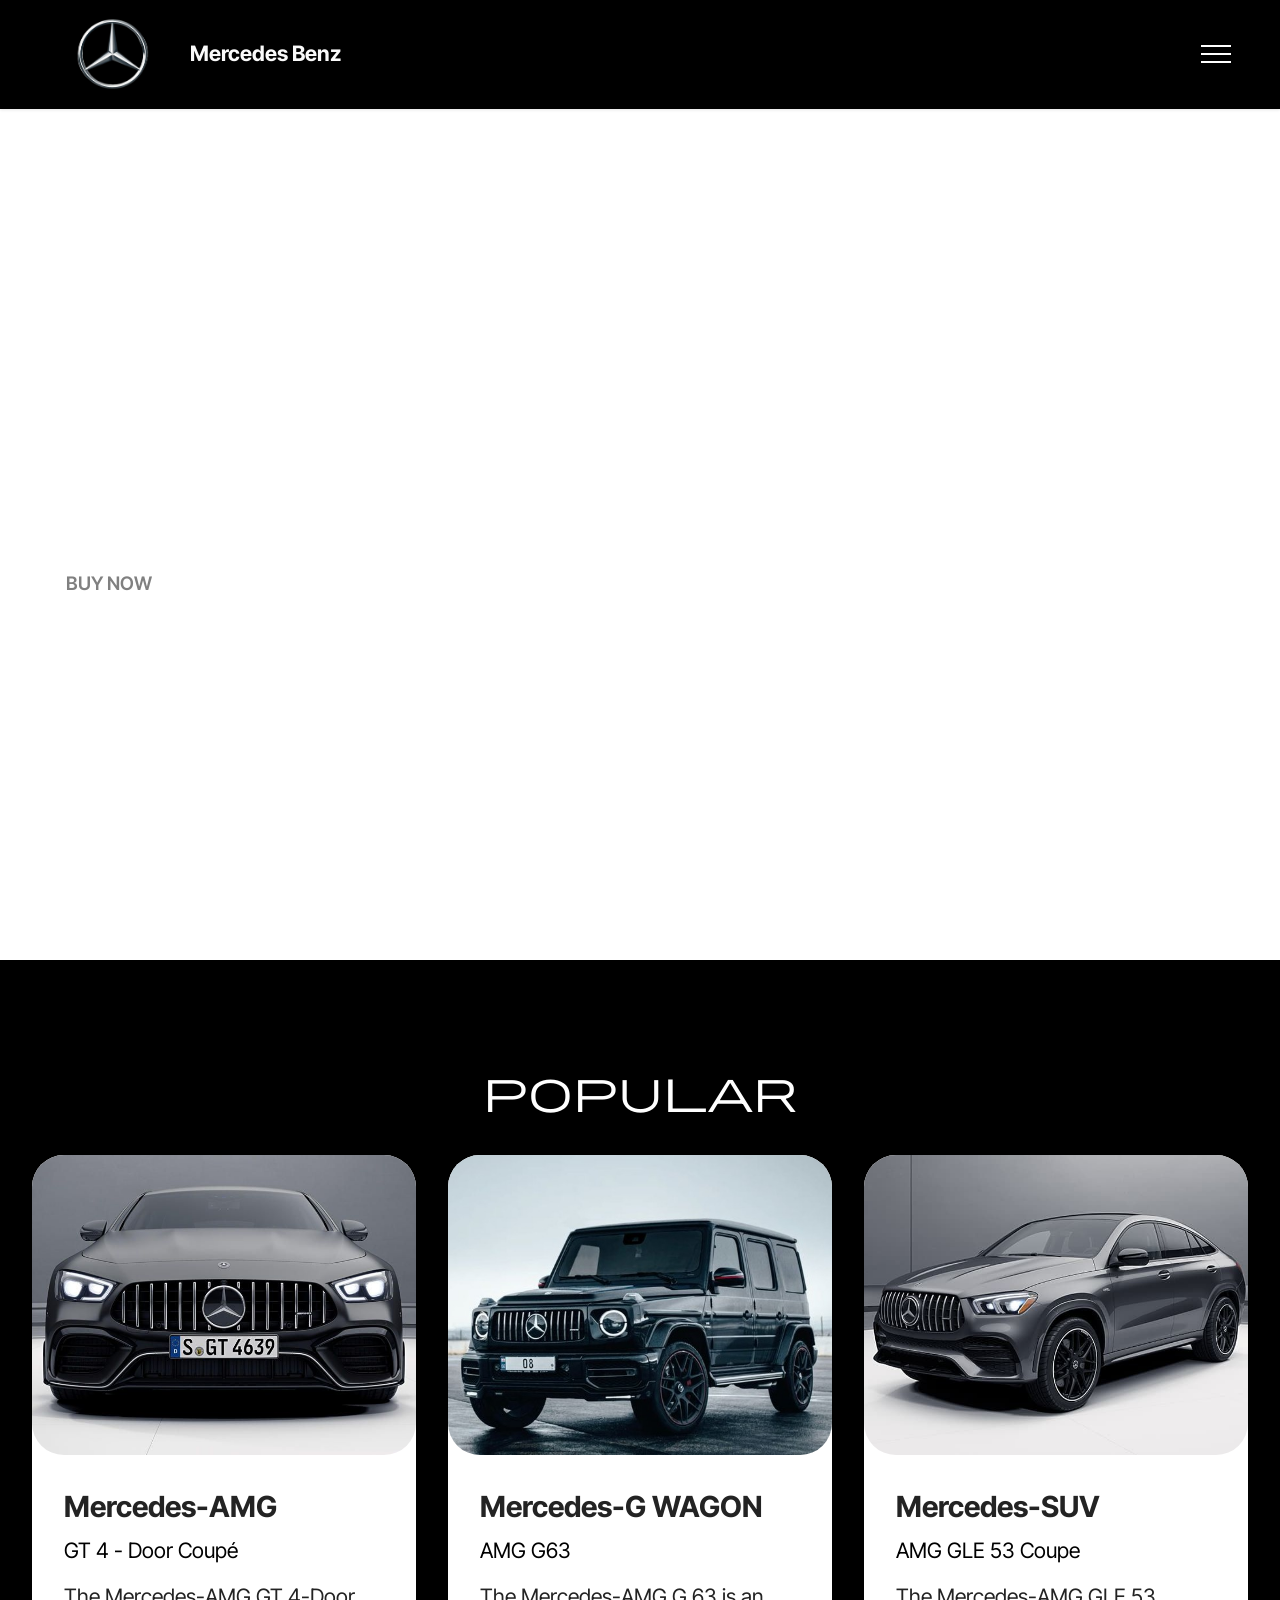
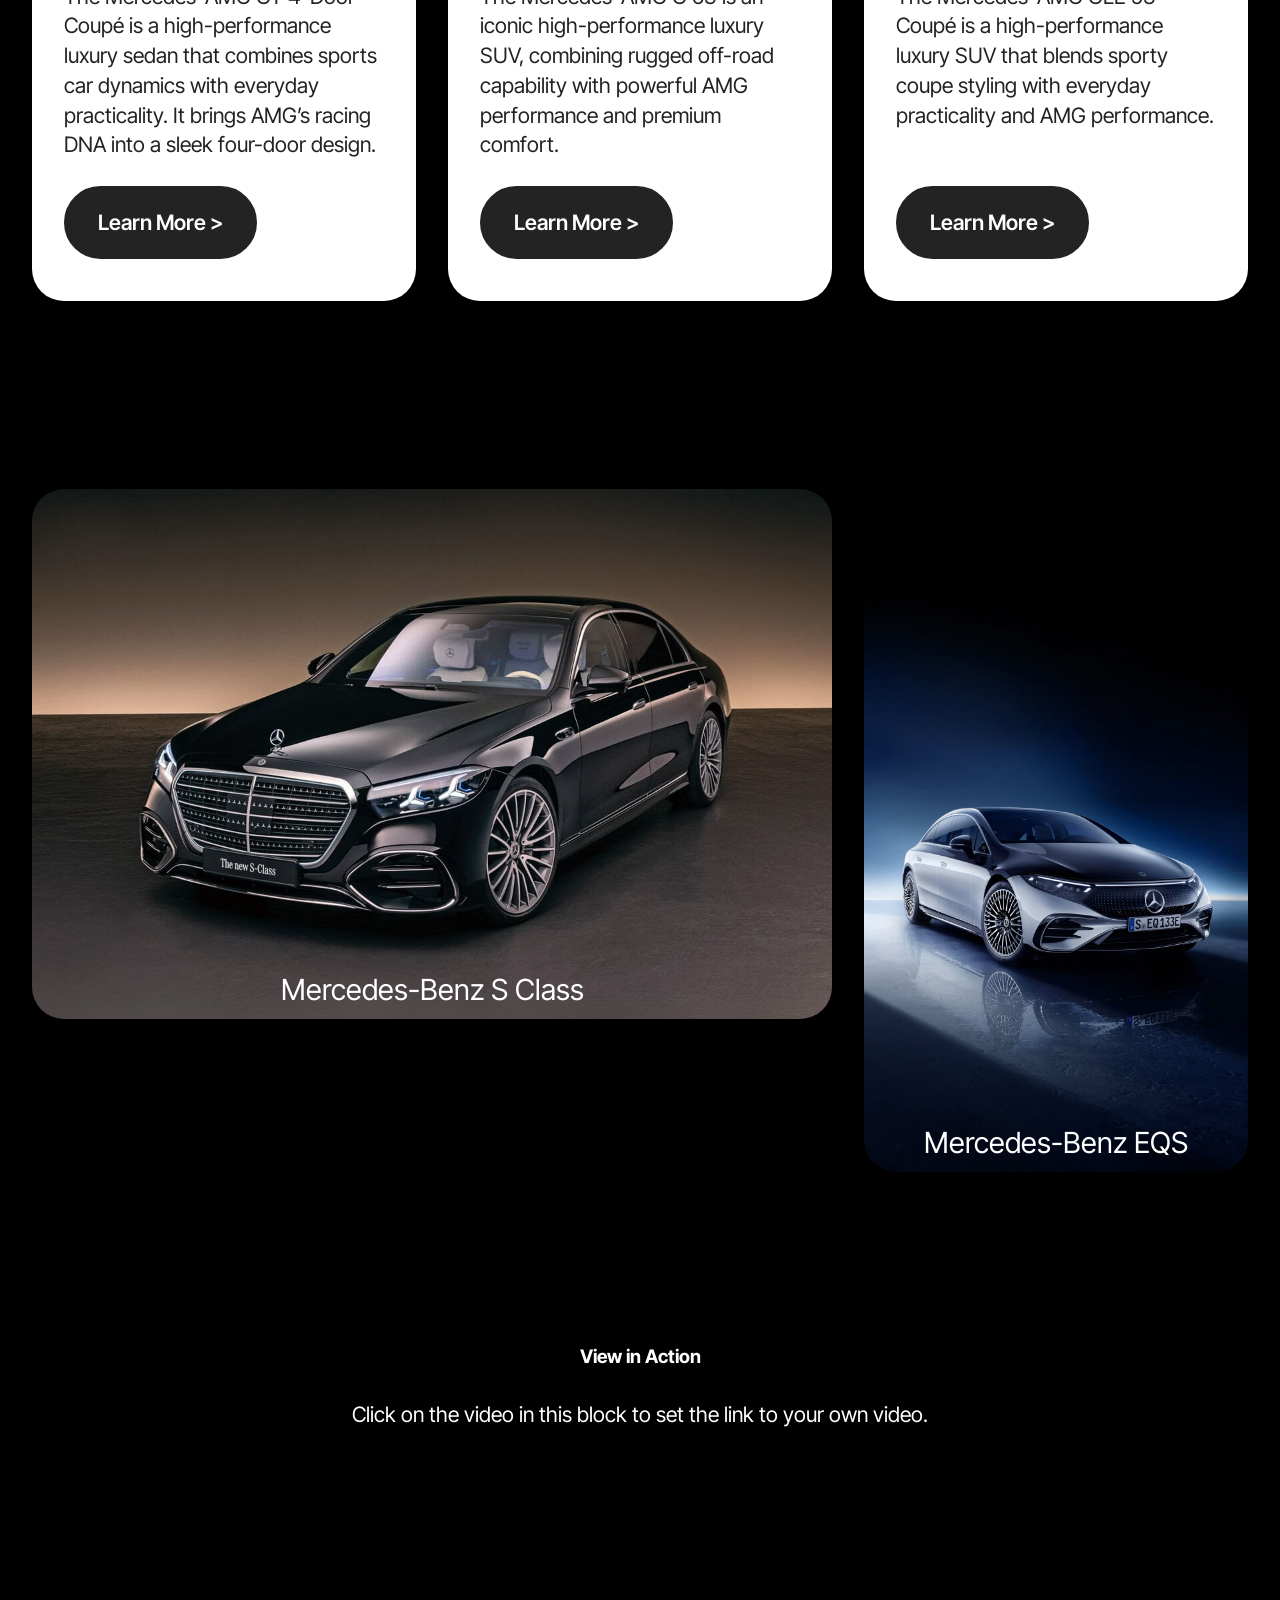
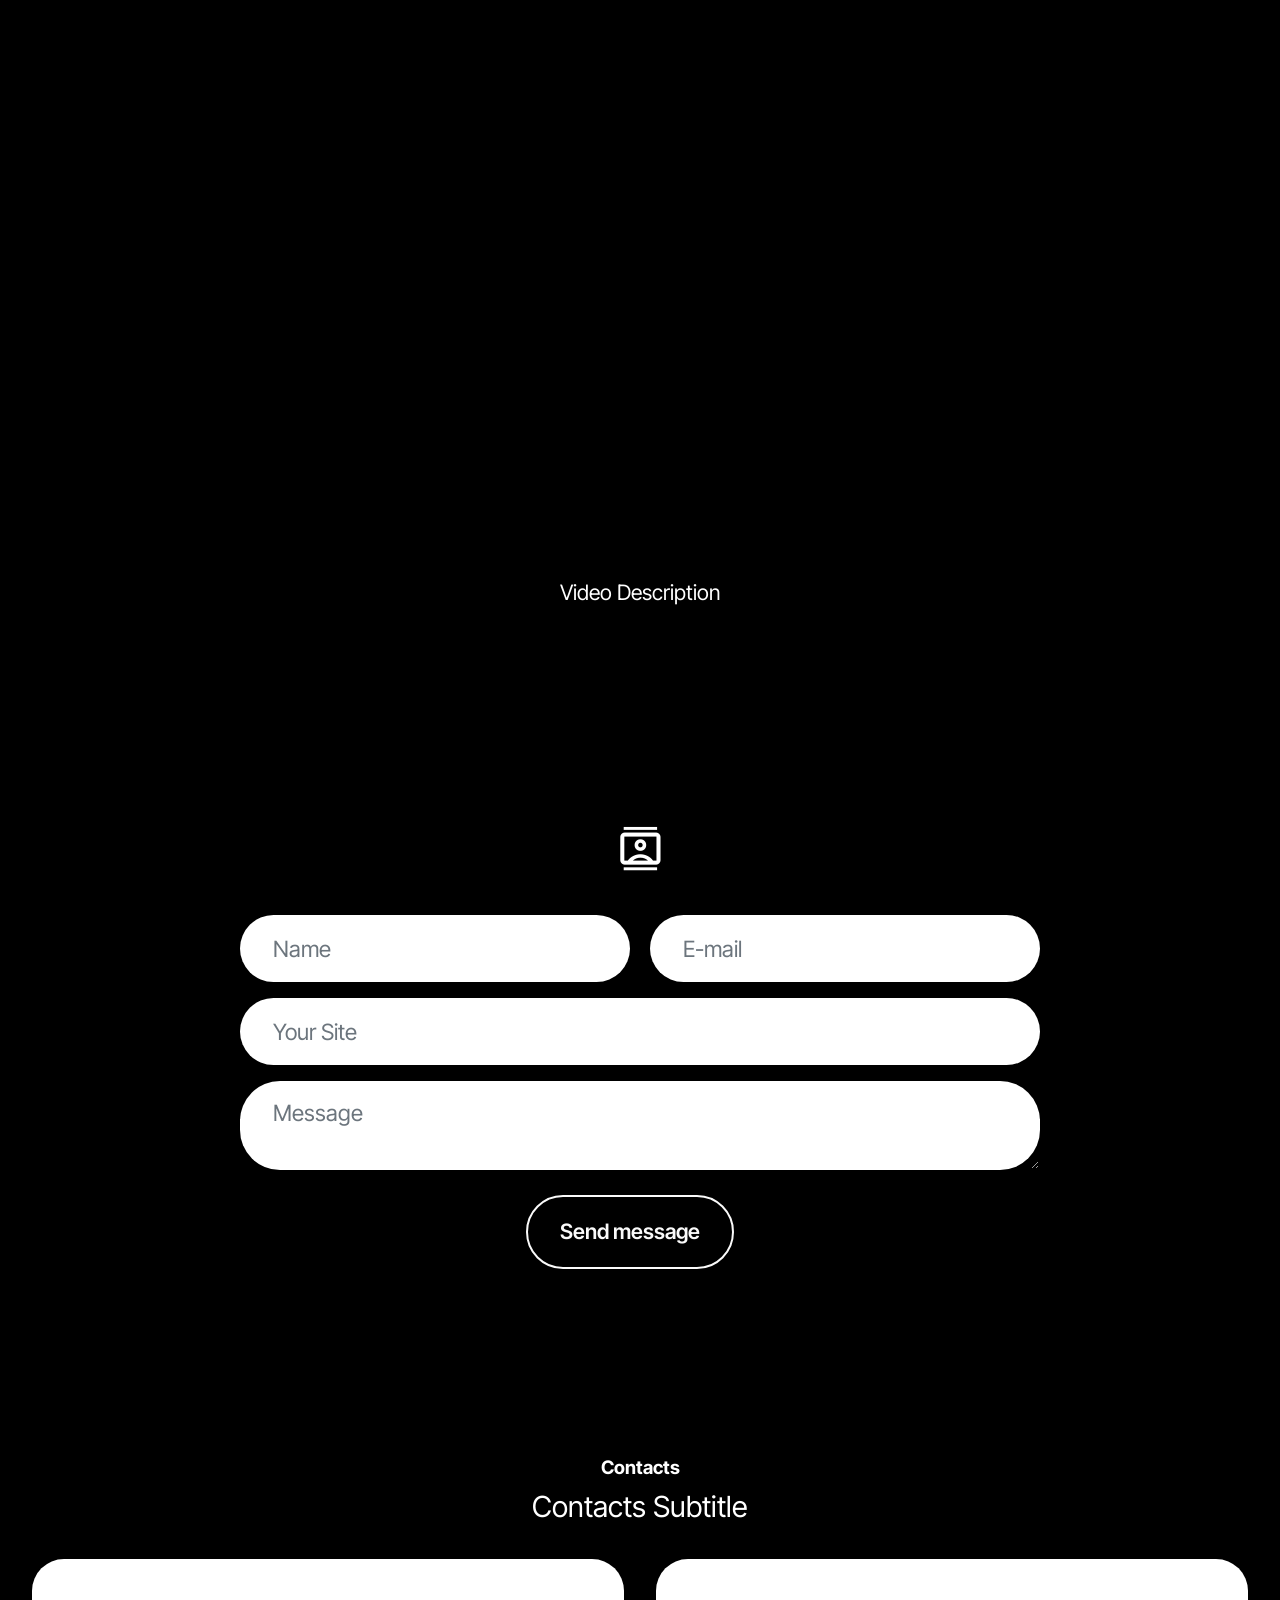
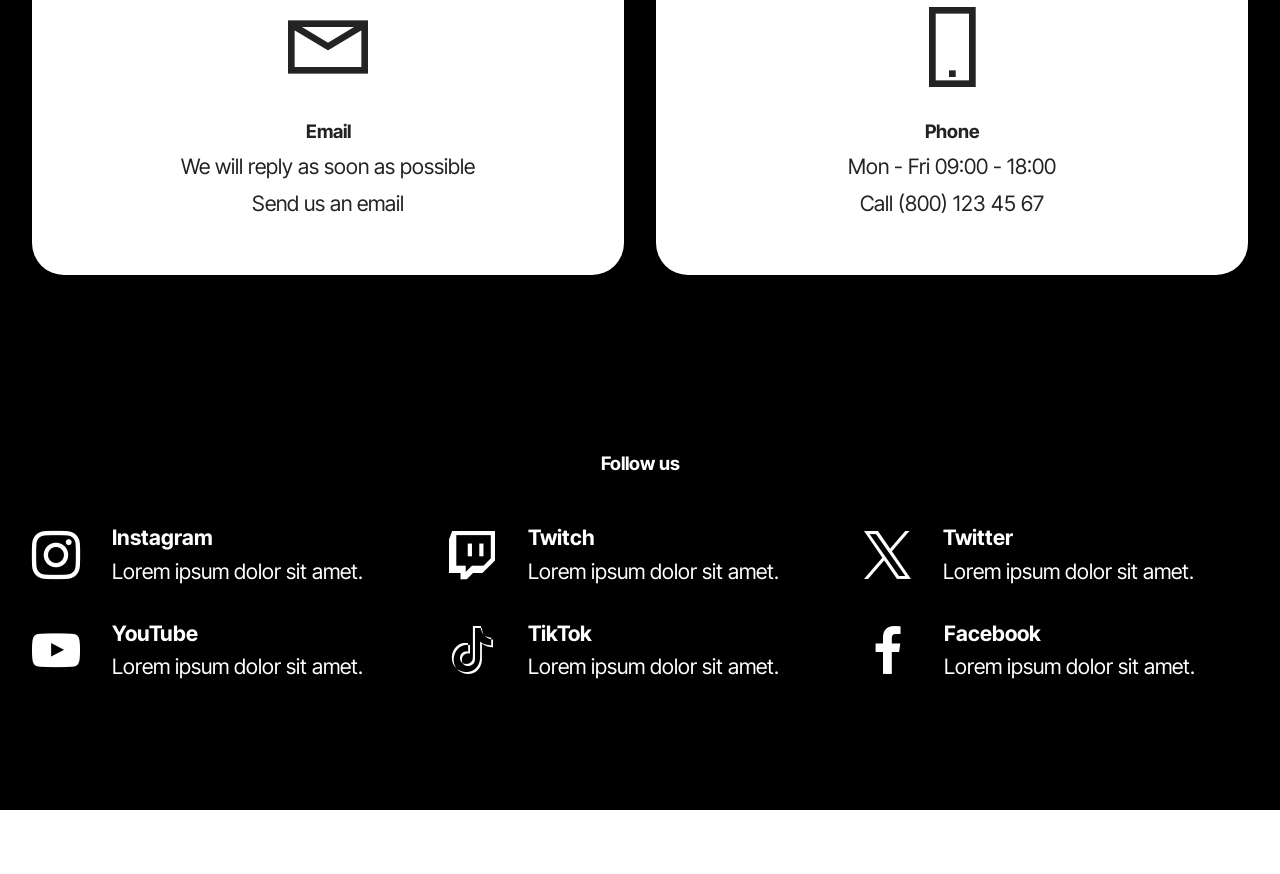
<file: index.html>
<!DOCTYPE html>
<html  >
<head>
  <!-- Site made with Mobirise Website Builder v6.1.12, https://mobirise.com -->
  <meta charset="UTF-8">
  <meta http-equiv="X-UA-Compatible" content="IE=edge">
  <meta name="generator" content="Mobirise v6.1.12, mobirise.com">
  <meta name="twitter:card" content="summary_large_image"/>
  <meta name="twitter:image:src" content="assets/images/index-meta.jpeg">
  <meta property="og:image" content="assets/images/index-meta.jpeg">
  <meta name="twitter:title" content="Mercedes-Denz">
  <meta name="viewport" content="width=device-width, initial-scale=1, minimum-scale=1">
  <link rel="shortcut icon" href="assets/images/mercedes-benz-logo-removebg-preview.png" type="image/x-icon">
  <meta name="description" content="Discover Mercedes-Benz, a global leader in luxury cars. From elegant sedans to powerful AMG models and electric EQ vehicles, experience performance, innovation, and prestige.">
  
  
  <title>Mercedes-Denz</title>
  <link rel="stylesheet" href="assets/web/assets/mobirise-icons2/mobirise2.css">
  <link rel="stylesheet" href="assets/bootstrap/css/bootstrap.min.css">
  <link rel="stylesheet" href="assets/animatecss/animate.css">
  <link rel="stylesheet" href="assets/dropdown/css/style.css">
  <link rel="stylesheet" href="assets/socicon/css/styles.css">
  <link rel="stylesheet" href="assets/theme/css/style.css">
  <link rel="preload" href="https://fonts.googleapis.com/css?family=Material+Symbols+Outlined:100,200,300,400,500,600,700&display=swap" as="style" onload="this.onload=null;this.rel='stylesheet'">
  <noscript><link rel="stylesheet" href="https://fonts.googleapis.com/css?family=Material+Symbols+Outlined:100,200,300,400,500,600,700&display=swap"></noscript>
  <link rel="preload" href="https://fonts.googleapis.com/css?family=Inter+Tight:100,200,300,400,500,600,700,800,900,100i,200i,300i,400i,500i,600i,700i,800i,900i&display=swap" as="style" onload="this.onload=null;this.rel='stylesheet'">
  <noscript><link rel="stylesheet" href="https://fonts.googleapis.com/css?family=Inter+Tight:100,200,300,400,500,600,700,800,900,100i,200i,300i,400i,500i,600i,700i,800i,900i&display=swap"></noscript>
  <link rel="preload" as="style" href="assets/mobirise/css/mbr-additional.css?v=m3QGxp"><link rel="stylesheet" href="assets/mobirise/css/mbr-additional.css?v=m3QGxp" type="text/css">

  
  
  
</head>
<body>
  
  <section data-bs-version="5.1" class="menu menu1 cid-vfYDyJ17xj" once="menu" id="menu1-4">
    

    <nav class="navbar navbar-dropdown navbar-fixed-top collapsed">
        <div class="container-fluid">
            <div class="navbar-brand">
                <span class="navbar-logo">
                    <a href="https://mobiri.se">
                        <img src="assets/images/mercedes-benz-logo-removebg-preview.png" alt="Mobirise Website Builder" style="height: 5.5rem;">
                    </a>
                </span>
                <span class="navbar-caption-wrap"><a class="navbar-caption text-white display-4" href="https://mobiri.se">Mercedes Benz<br></a></span>
            </div>
            <button class="navbar-toggler" type="button" data-toggle="collapse" data-bs-toggle="collapse" data-target="#navbarSupportedContent" data-bs-target="#navbarSupportedContent" aria-controls="navbarNavAltMarkup" aria-expanded="false" aria-label="Toggle navigation">
                <div class="hamburger">
                    <span></span>
                    <span></span>
                    <span></span>
                    <span></span>
                </div>
            </button>
            <div class="collapse navbar-collapse" id="navbarSupportedContent">
                <ul class="navbar-nav nav-dropdown nav-right" data-app-modern-menu="true"><li class="nav-item"><a class="nav-link link text-white display-4" href="https://mobiri.se">Model</a></li>
                    <li class="nav-item"><a class="nav-link link text-white display-4" href="https://mobiri.se">
                            Brand</a></li>
                    <li class="nav-item"><a class="nav-link link text-white display-4" href="https://mobiri.se">Services</a>
                    </li></ul>
                
                
            </div>
        </div>
    </nav>
</section>

<section data-bs-version="5.1" class="header1 cid-vfYGMV9SL6 mbr-fullscreen" data-bg-video="https://www.youtube.com/watch?v=-4zsY28t76k" id="header1-5">

    

    <div class="mbr-fallback-image disabled"></div>
    <div class="mbr-overlay" style="opacity: 0; background-color: rgb(255, 255, 255);"></div>

    <div class="container-fluid">
        <div class="row">
            <div class="col-12 col-lg-6">
                <h1 class="mbr-section-title mbr-fonts-style mb-3 display-1"><strong>Drive the art of excellence</strong>.&nbsp;</h1>
                
                
                <div class="mbr-section-btn mt-3"><a class="btn btn-danger display-2" href="https://www.mercedes-benz.com.my/">BUY NOW</a></div>
            </div>
        </div>
    </div>
</section>

<section data-bs-version="5.1" class="features4 cid-vfYKdESVwf" id="features4-6">
    
    
    <div class="container">
        <div class="mbr-section-head">
            <h4 class="mbr-section-title mbr-fonts-style align-center mb-0 new-font">Popular</h4>
            
        </div>
        <div class="row mt-4">
            
            <div class="item features-image col-12 col-md-6 col-lg-4 active">
                <div class="item-wrapper">
                    <div class="item-img">
                        <img src="assets/images/gt4-door.jpg" alt="Mobirise Website Builder" title="" data-slide-to="1" data-bs-slide-to="1">
                    </div>
                    <div class="item-content">
                        <h5 class="item-title mbr-fonts-style display-5"><strong>Mercedes-AMG</strong></h5>
                        <h6 class="item-subtitle mbr-fonts-style mt-1 display-7">GT 4 - Door Coupé</h6>
                        <p class="mbr-text mbr-fonts-style mt-3 display-7">The Mercedes-AMG GT 4-Door Coupé is a high-performance luxury sedan that combines sports car dynamics with everyday practicality. It brings AMG’s racing DNA into a sleek four-door design.</p>
                    </div>
                    <div class="mbr-section-btn item-footer mt-2"><a href="https://www.mercedes-benz.com.my/passengercars/models/coupe/amg-gt-2-door/overview.html" class="btn item-btn btn-black display-7" target="_blank">Learn More &gt;</a></div>
                </div>
            </div>
            <div class="item features-image col-12 col-md-6 col-lg-4">
                <div class="item-wrapper">
                    <div class="item-img">
                        <img src="assets/images/g-1.jpeg" alt="Mobirise Website Builder" title="" data-slide-to="2" data-bs-slide-to="2">
                    </div>
                    <div class="item-content">
                        <h5 class="item-title mbr-fonts-style display-5"><strong>Mercedes-G WAGON</strong><strong><br></strong></h5>
                        <h6 class="item-subtitle mbr-fonts-style mt-1 display-7">AMG G63</h6>
                        <p class="mbr-text mbr-fonts-style mt-3 display-7">The Mercedes-AMG G 63 is an iconic high-performance luxury SUV, combining rugged off-road capability with powerful AMG performance and premium comfort.<br></p>
                    </div>
                    <div class="mbr-section-btn item-footer mt-2"><a href="https://www.mercedes-benz.com.my/passengercars/models/suv/g-class/amg.html" class="btn item-btn btn-black display-7" target="_blank">Learn More
                            &gt;</a></div>
                </div>
            </div><div class="item features-image col-12 col-md-6 col-lg-4">
                <div class="item-wrapper">
                    <div class="item-img">
                        <img src="assets/images/suv.jpg" alt="Mobirise Website Builder" title="" data-slide-to="0" data-bs-slide-to="0">
                    </div>
                    <div class="item-content">
                        <h5 class="item-title mbr-fonts-style display-5"><strong>Mercedes-SUV</strong></h5>
                        <h6 class="item-subtitle mbr-fonts-style mt-1 display-7">AMG GLE 53 Coupe</h6>
                        <p class="mbr-text mbr-fonts-style mt-3 display-7">The Mercedes-AMG GLE 53 Coupé is a high-performance luxury SUV that blends sporty coupe styling with everyday practicality and AMG performance.</p>
                    </div>
                    <div class="mbr-section-btn item-footer mt-2"><a href="https://www.mercedes-benz.com.my/passengercars/buy/new-car/product.html/C167_0485531073_MY_1675586" class="btn item-btn btn-black display-7" target="_blank">Learn More
                            &gt;</a></div>
                </div>
            </div>

        </div>
    </div>
</section>

<section data-bs-version="5.1" class="image6 cid-vfZrp5HSOC" id="image6-l">
    
    
    
    
    
    <div class="container">
        <div class="row">
            <div class="col-12 col-md-12">
                <div class="row">
                    <div class="col-12 col-lg-8">
                        <div class="img-item mb-3">
                            <a href="https://www.mercedes-benz.com.my/passengercars/models/saloon-long/s-class/overview.html"><img src="assets/images/s-class.jpg" alt="Mobirise Website Builder"></a>
                            <div class="img-description mbr-white">
                                <p class="mbr-fonts-style align-center text1 display-5">
                                    Mercedes-Benz S Class
                                </p>
                            </div>
                        </div>
                    </div>
                    <div class="col-12 col-lg">
                        <div class="img-item mb-3">
                            <a href="https://www.mercedes-benz.com.my/passengercars/models/saloon/eqs/overview.html"><img src="assets/images/eqs.jpg" alt="Mobirise Website Builder"></a>
                            <div class="img-description mbr-white">
                                <p class="mbr-fonts-style align-center text2 display-5">
                                    Mercedes-Benz EQS
                                </p>
                            </div>
                        </div>
                    </div>
                </div>
            </div>
        </div>
    </div>
</section>

<section data-bs-version="5.1" class="video04 cid-vg54ovJaJj" id="video04-v">
    
    
    <div class="container">
        <div class="mbr-section-head mb-5">
            <h4 class="mbr-section-title mbr-fonts-style mb-0 mt-0 display-2">
                <strong>View in Action</strong>
            </h4>
            <h5 class="mbr-section-subtitle mbr-fonts-style mt-4 display-7">
                Click on the video in this block to set the link to
                your own video.</h5>
        </div>
        <div class="row justify-content-center">
            <div class="col-12 col-md-12 video-block">
                <div class="video-wrapper"><iframe class="mbr-embedded-video" src="https://www.youtube.com/embed/rfFHW0R5NTk?rel=0&amp;amp;mute=1&amp;showinfo=0&amp;autoplay=1&amp;loop=1&amp;playlist=rfFHW0R5NTk" width="1280" height="720" frameborder="0" allowfullscreen></iframe></div>
                <p class="mbr-text mt-3 mbr-fonts-style display-4">
                    Video Description
                </p>
            </div>
        </div>
    </div>
</section>

<section data-bs-version="5.1" class="form5 cid-vfZvIfqDux" id="form5-o">
    
    
    <div class="container">
        <div class="mbr-section-head">
            <h3 class="mbr-section-title mbr-fonts-style align-center mb-0 new-font">
                <strong>Contacts</strong>
            </h3>
            
        </div>
        <div class="row justify-content-center mt-4">
            <div class="col-lg-8 mx-auto mbr-form" data-form-type="formoid">
                <form action="https://mobirise.eu/" method="POST" class="mbr-form form-with-styler" data-form-title="Form Name"><input type="hidden" name="email" data-form-email="true" value="iybDcR2pEKxRog9eRnAawQesA16zSVPN3umklfkmB9Q5s8m7sblwwLqMhZl+EVK4e5bbAw/n7hhEn9Tlc7kuvUu9heAMKgCmKguB4KwWQdnss1kZpg12qe5qRnsADtec">
                    <div class="row">
                        <div hidden="hidden" data-form-alert="" class="alert alert-success col-12">Thanks for filling out the form!</div>
                        <div hidden="hidden" data-form-alert-danger="" class="alert alert-danger col-12">
                            Oops...! some problem!
                        </div>
                    </div>
                    <div class="dragArea row">
                        <div class="col-md col-sm-12 form-group mb-3" data-for="name">
                            <input type="text" name="name" placeholder="Name" data-form-field="name" class="form-control" value="" id="name-form5-o">
                        </div>
                        <div class="col-md col-sm-12 form-group mb-3" data-for="email">
                            <input type="email" name="email" placeholder="E-mail" data-form-field="email" class="form-control" value="" id="email-form5-o">
                        </div>
                        <div class="col-12 form-group mb-3" data-for="url">
                            <input type="url" name="url" placeholder="Your Site" data-form-field="url" class="form-control" value="" id="url-form5-o">
                        </div>
                        <div class="col-12 form-group mb-3" data-for="textarea">
                            <textarea name="textarea" placeholder="Message" data-form-field="textarea" class="form-control" id="textarea-form5-o"></textarea>
                        </div>
                        <div class="col-lg-12 col-md-12 col-sm-12 align-center mbr-section-btn"><button type="submit" class="btn btn-white-outline display-4">Send message</button></div>
                    </div>
                </form>
            </div>
        </div>
    </div>
</section>

<section data-bs-version="5.1" class="contacts1 cid-vfZfxvtwjO" id="contacts1-8">

    

    
    
    <div class="container">
        <div class="mbr-section-head">
            <h3 class="mbr-section-title mbr-fonts-style align-center mb-0 display-2">
                <strong>Contacts</strong>
            </h3>
            <h4 class="mbr-section-subtitle mbr-fonts-style align-center mb-0 mt-2 display-5">
                Contacts Subtitle
            </h4>
        </div>
        <div class="row justify-content-center mt-4">
            <div class="card col-12 col-lg-6">
                <div class="card-wrapper">
                    <div class="card-box align-center">
                        <div class="image-wrapper">
                            <span class="mbr-iconfont mobi-mbri-letter mobi-mbri"></span>
                        </div>
                        <h4 class="card-title mbr-fonts-style mb-2 display-2">
                            <strong>Email</strong>
                        </h4>
                        <p class="mbr-text mbr-fonts-style mb-2 display-4">
                            We will reply as soon as possible</p>
                        <h5 class="link mbr-fonts-style display-7"><a href="mailto:info@site.com" class="text-primary">Send us an
                                email</a>
                        </h5>
                    </div>
                </div>
            </div>
            <div class="card col-12 col-lg-6">
                <div class="card-wrapper">
                    <div class="card-box align-center">
                        <div class="image-wrapper">
                            <span class="mbr-iconfont mobi-mbri-mobile-2 mobi-mbri"></span>
                        </div>
                        <h4 class="card-title mbr-fonts-style align-center mb-2 display-2">
                            <strong>Phone</strong>
                        </h4>
                        <p class="mbr-text mbr-fonts-style mb-2 display-4">
                            Mon - Fri 09:00 - 18:00</p>
                        <h5 class="link mbr-black mbr-fonts-style display-7">
                            <a href="tel:+12345678910" class="text-primary">Call (800) 123 45 67</a>
                        </h5>
                    </div>
                </div>
            </div>
        </div>
    </div>
</section>

<section data-bs-version="5.1" class="social02 cid-vg4S6RcyVv" id="social02-q">
	

	
	
	<div class="container">
		<div class="row justify-content-center">
			<div class="col-12 content-head">
				<div class="mb-5">
					<h5 class="mbr-section-title mbr-fonts-style align-center mb-0 display-2">
						<strong>Follow us</strong>
					</h5>
					
				</div>
			</div>
		</div>
		<div class="row">
			<div class="item features-without-image col-12 col-md-6 col-lg-4">
				<div class="item-wrapper">
					<span class="mbr-iconfont m-auto socicon-instagram socicon"></span>
					<div class="card-box">
						<h4 class="card-title mbr-fonts-style mb-1 display-7">
							<strong>Instagram</strong>
						</h4>
						<h5 class="card-text mbr-fonts-style display-7">
							Lorem ipsum dolor sit amet.
						</h5>
					</div>
				</div>
			</div>
			<div class="item features-without-image col-12 col-md-6 col-lg-4">
				<div class="item-wrapper">
					<span class="mbr-iconfont m-auto socicon-twitch socicon"></span>
					<div class="card-box">
						<h4 class="card-title mbr-fonts-style mb-1 display-7">
							<strong>Twitch</strong>
						</h4>
						<h5 class="card-text mbr-fonts-style display-7">
							Lorem ipsum dolor sit amet.
						</h5>
					</div>
				</div>
			</div>
			<div class="item features-without-image col-12 col-md-6 col-lg-4">
				<div class="item-wrapper">
					<span class="mbr-iconfont m-auto socicon-twitter socicon"></span>
					<div class="card-box">
						<h4 class="card-title mbr-fonts-style mb-1 display-7">
							<strong>Twitter</strong>
						</h4>
						<h5 class="card-text mbr-fonts-style display-7">
							Lorem ipsum dolor sit amet.
						</h5>
					</div>
				</div>
			</div>
			<div class="item features-without-image col-12 col-md-6 col-lg-4">
				<div class="item-wrapper">
					<span class="mbr-iconfont m-auto socicon-youtube socicon"></span>
					<div class="card-box">
						<h4 class="card-title mbr-fonts-style mb-1 display-7">
							<strong>YouTube</strong>
						</h4>
						<h5 class="card-text mbr-fonts-style display-7">
							Lorem ipsum dolor sit amet.
						</h5>
					</div>
				</div>
			</div>
			<div class="item features-without-image col-12 col-md-6 col-lg-4">
				<div class="item-wrapper">
					<span class="mbr-iconfont m-auto socicon-tiktok socicon"></span>
					<div class="card-box">
						<h4 class="card-title mbr-fonts-style mb-1 display-7">
							<strong>TikTok</strong></h4>
						<h5 class="card-text mbr-fonts-style display-7">
							Lorem ipsum dolor sit amet.
						</h5>
					</div>
				</div>
			</div>
			<div class="item features-without-image col-12 col-md-6 col-lg-4">
				<div class="item-wrapper">
					<span class="mbr-iconfont m-auto socicon-facebook socicon"></span>
					<div class="card-box">
						<h4 class="card-title mbr-fonts-style mb-1 display-7">
							<strong>Facebook</strong>
						</h4>
						<h5 class="card-text mbr-fonts-style display-7">
							Lorem ipsum dolor sit amet.
						</h5>
					</div>
				</div>
			</div>
		</div>
	</div>
</section><section class="display-7" style="padding: 0;align-items: center;justify-content: center;flex-wrap: wrap;    align-content: center;display: flex;position: relative;height: 4rem;"><a href="https://mobiri.se/" style="flex: 1 1;height: 4rem;position: absolute;width: 100%;z-index: 1;"><img alt="" style="height: 4rem;" src="[data-uri]"></a><p style="margin: 0;text-align: center;" class="display-7">&#8204;</p><a style="z-index:1" href="https://mobirise.com/html-builder.html">HTML Website Generator</a></section><script src="assets/bootstrap/js/bootstrap.bundle.min.js"></script>  <script src="assets/smoothscroll/smooth-scroll.js"></script>  <script src="assets/ytplayer/index.js"></script>  <script src="assets/dropdown/js/navbar-dropdown.js"></script>  <script src="assets/vimeoplayer/player.js"></script>  <script src="assets/theme/js/script.js"></script>  <script src="assets/formoid/formoid.min.js"></script>  
  
  
 <div id="scrollToTop" class="scrollToTop mbr-arrow-up"><a style="text-align: center;"><i class="mbr-arrow-up-icon mbr-arrow-up-icon-cm cm-icon cm-icon-smallarrow-up"></i></a></div>
    <input name="animation" type="hidden">
  </body>
</html>
</file>
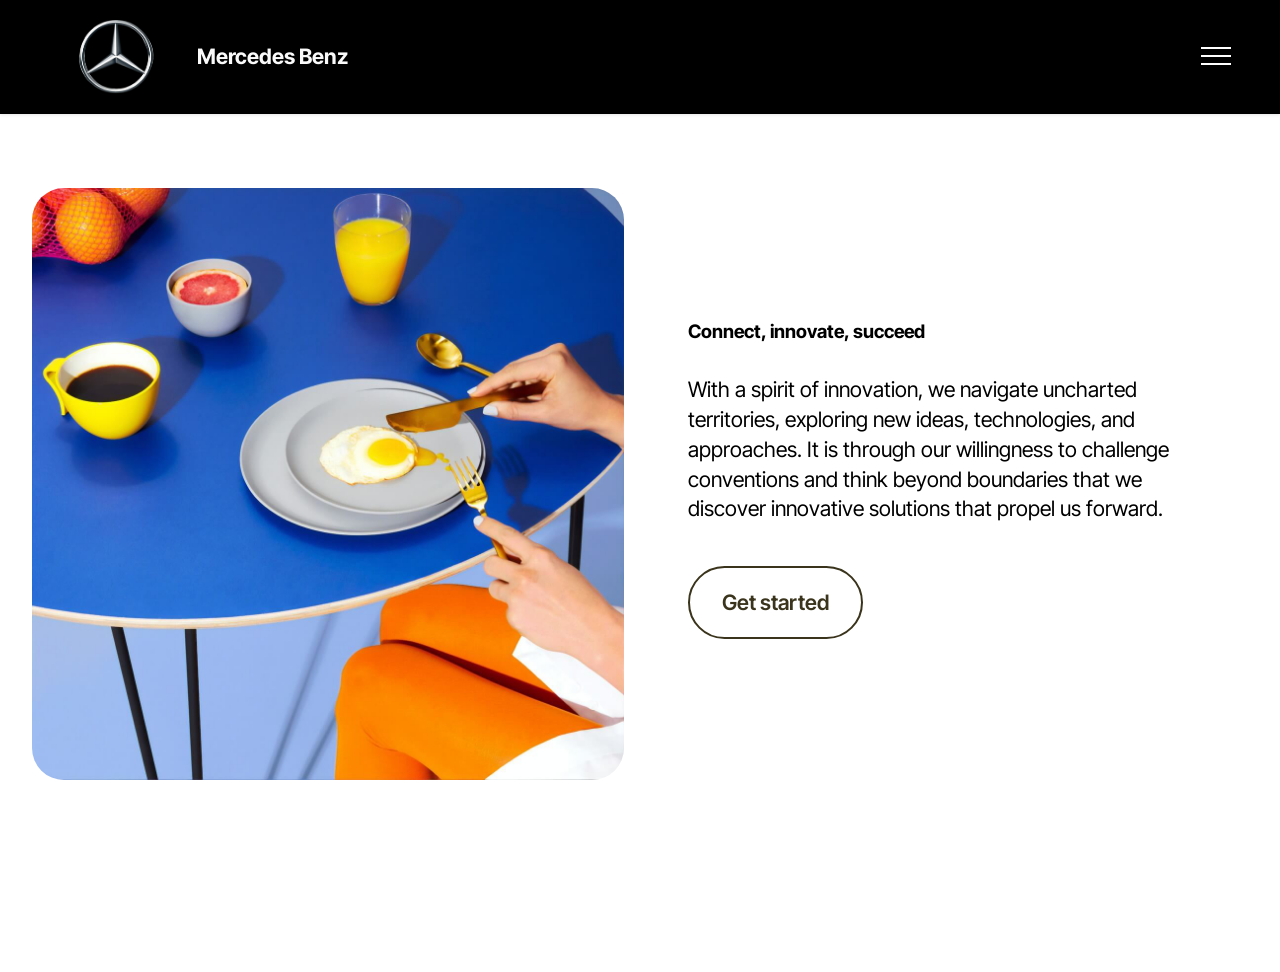
<file: page1.html>
<!DOCTYPE html>
<html  >
<head>
  <!-- Site made with Mobirise Website Builder v6.1.12, https://mobirise.com -->
  <meta charset="UTF-8">
  <meta http-equiv="X-UA-Compatible" content="IE=edge">
  <meta name="generator" content="Mobirise v6.1.12, mobirise.com">
  <meta name="viewport" content="width=device-width, initial-scale=1, minimum-scale=1">
  <link rel="shortcut icon" href="assets/images/mercedes-benz-logo-removebg-preview.png" type="image/x-icon">
  <meta name="description" content="">
  
  
  <title>Mercedes-AMG</title>
  <link rel="stylesheet" href="assets/bootstrap/css/bootstrap.min.css">
  <link rel="stylesheet" href="assets/animatecss/animate.css">
  <link rel="stylesheet" href="assets/dropdown/css/style.css">
  <link rel="stylesheet" href="assets/socicon/css/styles.css">
  <link rel="stylesheet" href="assets/theme/css/style.css">
  <link rel="preload" href="https://fonts.googleapis.com/css?family=Material+Symbols+Outlined:100,200,300,400,500,600,700&display=swap" as="style" onload="this.onload=null;this.rel='stylesheet'">
  <noscript><link rel="stylesheet" href="https://fonts.googleapis.com/css?family=Material+Symbols+Outlined:100,200,300,400,500,600,700&display=swap"></noscript>
  <link rel="preload" href="https://fonts.googleapis.com/css?family=Inter+Tight:100,200,300,400,500,600,700,800,900,100i,200i,300i,400i,500i,600i,700i,800i,900i&display=swap" as="style" onload="this.onload=null;this.rel='stylesheet'">
  <noscript><link rel="stylesheet" href="https://fonts.googleapis.com/css?family=Inter+Tight:100,200,300,400,500,600,700,800,900,100i,200i,300i,400i,500i,600i,700i,800i,900i&display=swap"></noscript>
  <link rel="preload" as="style" href="assets/mobirise/css/mbr-additional.css?v=Kec3ud"><link rel="stylesheet" href="assets/mobirise/css/mbr-additional.css?v=Kec3ud" type="text/css">

  
  
  
</head>
<body>
  
  <section data-bs-version="5.1" class="menu menu1 cid-vfYDyJ17xj" once="menu" id="menu1-r">
    

    <nav class="navbar navbar-dropdown navbar-fixed-top collapsed">
        <div class="container-fluid">
            <div class="navbar-brand">
                <span class="navbar-logo">
                    <a href="https://mobiri.se">
                        <img src="assets/images/mercedes-benz-logo-removebg-preview.png" alt="Mobirise Website Builder" style="height: 5.8rem;">
                    </a>
                </span>
                <span class="navbar-caption-wrap"><a class="navbar-caption text-white display-4" href="https://mobiri.se">Mercedes Benz<br></a></span>
            </div>
            <button class="navbar-toggler" type="button" data-toggle="collapse" data-bs-toggle="collapse" data-target="#navbarSupportedContent" data-bs-target="#navbarSupportedContent" aria-controls="navbarNavAltMarkup" aria-expanded="false" aria-label="Toggle navigation">
                <div class="hamburger">
                    <span></span>
                    <span></span>
                    <span></span>
                    <span></span>
                </div>
            </button>
            <div class="collapse navbar-collapse" id="navbarSupportedContent">
                <ul class="navbar-nav nav-dropdown nav-right" data-app-modern-menu="true"><li class="nav-item"><a class="nav-link link text-white display-4" href="https://mobiri.se">Model</a></li>
                    <li class="nav-item"><a class="nav-link link text-white display-4" href="https://mobiri.se">
                            Brand</a></li>
                    <li class="nav-item"><a class="nav-link link text-white display-4" href="https://mobiri.se">Services</a>
                    </li></ul>
                
                
            </div>
        </div>
    </nav>
</section>

<section data-bs-version="5.1" class="start article2 cid-vg4UfNIfEM" id="article02-s">
	

	
	

	<div class="container">
		<div class="row justify-content-center">
			<div class="col-12 col-md-12 col-lg-6 image-wrapper">
				<img class="w-100" src="assets/images/gallery03.jpg" alt="Mobirise Website Builder">
			</div>
			<div class="col-12 col-md-12 col-lg">
				<div class="text-wrapper align-left">
					<h1 class="mbr-section-title mbr-fonts-style mb-4 display-2">
						<strong>Connect, innovate, succeed</strong>
					</h1>
					<p class="mbr-text align-left mbr-fonts-style mb-4 display-7">
					With a spirit of innovation, we navigate uncharted territories, exploring new ideas, technologies, and approaches. It is through our willingness to challenge conventions and think beyond boundaries that we discover innovative solutions that propel us forward.
					</p>
					<div class="mbr-section-btn align-left mt-3">
						<a class="btn btn-success-outline display-7" href="https://mobiri.se">Get started</a>
					</div>
				</div>
			</div>
		</div>
	</div>
</section><section class="display-7" style="padding: 0;align-items: center;justify-content: center;flex-wrap: wrap;    align-content: center;display: flex;position: relative;height: 4rem;"><a href="https://mobiri.se/" style="flex: 1 1;height: 4rem;position: absolute;width: 100%;z-index: 1;"><img alt="" style="height: 4rem;" src="[data-uri]"></a><p style="margin: 0;text-align: center;" class="display-7">&#8204;</p><a style="z-index:1" href="https://mobirise.com/builder/ai-website-maker.html">Best AI Website Maker</a></section><script src="assets/bootstrap/js/bootstrap.bundle.min.js"></script>  <script src="assets/smoothscroll/smooth-scroll.js"></script>  <script src="assets/ytplayer/index.js"></script>  <script src="assets/dropdown/js/navbar-dropdown.js"></script>  <script src="assets/theme/js/script.js"></script>  
  
  
 <div id="scrollToTop" class="scrollToTop mbr-arrow-up"><a style="text-align: center;"><i class="mbr-arrow-up-icon mbr-arrow-up-icon-cm cm-icon cm-icon-smallarrow-up"></i></a></div>
    <input name="animation" type="hidden">
  </body>
</html>
</file>
<file: assets/web/assets/mobirise-icons2/mobirise2.css>
@font-face {
  font-family: 'Moririse2';
  font-display: swap;
  src:  url('mobirise2.eot?f2bix4');
  src:  url('mobirise2.eot?f2bix4#iefix') format('embedded-opentype'),
    url('mobirise2.woff2?f2bix4') format('woff2'),
    url('mobirise2.woff?f2bix4') format('woff'),
    url('mobirise2.ttf?f2bix4') format('truetype'),
    url('mobirise2.svg?f2bix4#mobirise2') format('svg');
  font-weight: normal;
  font-style: normal;
}

[class^="mobi-"], [class*=" mobi-"] {
  /* use !important to prevent issues with browser extensions that change fonts */
  font-family: 'Moririse2' !important;
  speak: none;
  font-style: normal;
  font-weight: normal;
  font-variant: normal;
  text-transform: none;
  line-height: 1;

  /* Better Font Rendering =========== */
  -webkit-font-smoothing: antialiased;
  -moz-osx-font-smoothing: grayscale;
}

.mobi-mbri-add-submenu:before {
  content: "\e900";
}
.mobi-mbri-alert:before {
  content: "\e901";
}
.mobi-mbri-align-center:before {
  content: "\e902";
}
.mobi-mbri-align-justify:before {
  content: "\e903";
}
.mobi-mbri-align-left:before {
  content: "\e904";
}
.mobi-mbri-align-right:before {
  content: "\e905";
}
.mobi-mbri-android:before {
  content: "\e906";
}
.mobi-mbri-apple:before {
  content: "\e907";
}
.mobi-mbri-arrow-down:before {
  content: "\e908";
}
.mobi-mbri-arrow-next:before {
  content: "\e909";
}
.mobi-mbri-arrow-prev:before {
  content: "\e90a";
}
.mobi-mbri-arrow-up:before {
  content: "\e90b";
}
.mobi-mbri-bold:before {
  content: "\e90c";
}
.mobi-mbri-bookmark:before {
  content: "\e90d";
}
.mobi-mbri-bootstrap:before {
  content: "\e90e";
}
.mobi-mbri-briefcase:before {
  content: "\e90f";
}
.mobi-mbri-browse:before {
  content: "\e910";
}
.mobi-mbri-bulleted-list:before {
  content: "\e911";
}
.mobi-mbri-calendar:before {
  content: "\e912";
}
.mobi-mbri-camera:before {
  content: "\e913";
}
.mobi-mbri-cart-add:before {
  content: "\e914";
}
.mobi-mbri-cart-full:before {
  content: "\e915";
}
.mobi-mbri-cash:before {
  content: "\e916";
}
.mobi-mbri-change-style:before {
  content: "\e917";
}
.mobi-mbri-chat:before {
  content: "\e918";
}
.mobi-mbri-clock:before {
  content: "\e919";
}
.mobi-mbri-close:before {
  content: "\e91a";
}
.mobi-mbri-cloud:before {
  content: "\e91b";
}
.mobi-mbri-code:before {
  content: "\e91c";
}
.mobi-mbri-contact-form:before {
  content: "\e91d";
}
.mobi-mbri-credit-card:before {
  content: "\e91e";
}
.mobi-mbri-cursor-click:before {
  content: "\e91f";
}
.mobi-mbri-cust-feedback:before {
  content: "\e920";
}
.mobi-mbri-database:before {
  content: "\e921";
}
.mobi-mbri-delivery:before {
  content: "\e922";
}
.mobi-mbri-desktop:before {
  content: "\e923";
}
.mobi-mbri-devices:before {
  content: "\e924";
}
.mobi-mbri-down:before {
  content: "\e925";
}
.mobi-mbri-download-2:before {
  content: "\e926";
}
.mobi-mbri-download:before {
  content: "\e927";
}
.mobi-mbri-drag-n-drop-2:before {
  content: "\e928";
}
.mobi-mbri-drag-n-drop:before {
  content: "\e929";
}
.mobi-mbri-edit-2:before {
  content: "\e92a";
}
.mobi-mbri-edit:before {
  content: "\e92b";
}
.mobi-mbri-error:before {
  content: "\e92c";
}
.mobi-mbri-extension:before {
  content: "\e92d";
}
.mobi-mbri-features:before {
  content: "\e92e";
}
.mobi-mbri-file:before {
  content: "\e92f";
}
.mobi-mbri-flag:before {
  content: "\e930";
}
.mobi-mbri-folder:before {
  content: "\e931";
}
.mobi-mbri-gift:before {
  content: "\e932";
}
.mobi-mbri-github:before {
  content: "\e933";
}
.mobi-mbri-globe-2:before {
  content: "\e934";
}
.mobi-mbri-globe:before {
  content: "\e935";
}
.mobi-mbri-growing-chart:before {
  content: "\e936";
}
.mobi-mbri-hearth:before {
  content: "\e937";
}
.mobi-mbri-help:before {
  content: "\e938";
}
.mobi-mbri-home:before {
  content: "\e939";
}
.mobi-mbri-hot-cup:before {
  content: "\e93a";
}
.mobi-mbri-idea:before {
  content: "\e93b";
}
.mobi-mbri-image-gallery:before {
  content: "\e93c";
}
.mobi-mbri-image-slider:before {
  content: "\e93d";
}
.mobi-mbri-info:before {
  content: "\e93e";
}
.mobi-mbri-italic:before {
  content: "\e93f";
}
.mobi-mbri-key:before {
  content: "\e940";
}
.mobi-mbri-laptop:before {
  content: "\e941";
}
.mobi-mbri-layers:before {
  content: "\e942";
}
.mobi-mbri-left-right:before {
  content: "\e943";
}
.mobi-mbri-left:before {
  content: "\e944";
}
.mobi-mbri-letter:before {
  content: "\e945";
}
.mobi-mbri-like:before {
  content: "\e946";
}
.mobi-mbri-link:before {
  content: "\e947";
}
.mobi-mbri-lock:before {
  content: "\e948";
}
.mobi-mbri-login:before {
  content: "\e949";
}
.mobi-mbri-logout:before {
  content: "\e94a";
}
.mobi-mbri-magic-stick:before {
  content: "\e94b";
}
.mobi-mbri-map-pin:before {
  content: "\e94c";
}
.mobi-mbri-menu:before {
  content: "\e94d";
}
.mobi-mbri-mobile-2:before {
  content: "\e94e";
}
.mobi-mbri-mobile-horizontal:before {
  content: "\e94f";
}
.mobi-mbri-mobile:before {
  content: "\e950";
}
.mobi-mbri-mobirise:before {
  content: "\e951";
}
.mobi-mbri-more-horizontal:before {
  content: "\e952";
}
.mobi-mbri-more-vertical:before {
  content: "\e953";
}
.mobi-mbri-music:before {
  content: "\e954";
}
.mobi-mbri-new-file:before {
  content: "\e955";
}
.mobi-mbri-numbered-list:before {
  content: "\e956";
}
.mobi-mbri-opened-folder:before {
  content: "\e957";
}
.mobi-mbri-pages:before {
  content: "\e958";
}
.mobi-mbri-paper-plane:before {
  content: "\e959";
}
.mobi-mbri-paperclip:before {
  content: "\e95a";
}
.mobi-mbri-phone:before {
  content: "\e95b";
}
.mobi-mbri-photo:before {
  content: "\e95c";
}
.mobi-mbri-photos:before {
  content: "\e95d";
}
.mobi-mbri-pin:before {
  content: "\e95e";
}
.mobi-mbri-play:before {
  content: "\e95f";
}
.mobi-mbri-plus:before {
  content: "\e960";
}
.mobi-mbri-preview:before {
  content: "\e961";
}
.mobi-mbri-print:before {
  content: "\e962";
}
.mobi-mbri-protect:before {
  content: "\e963";
}
.mobi-mbri-question:before {
  content: "\e964";
}
.mobi-mbri-quote-left:before {
  content: "\e965";
}
.mobi-mbri-quote-right:before {
  content: "\e966";
}
.mobi-mbri-redo:before {
  content: "\e967";
}
.mobi-mbri-refresh:before {
  content: "\e968";
}
.mobi-mbri-responsive-2:before {
  content: "\e969";
}
.mobi-mbri-responsive:before {
  content: "\e96a";
}
.mobi-mbri-right:before {
  content: "\e96b";
}
.mobi-mbri-rocket:before {
  content: "\e96c";
}
.mobi-mbri-sad-face:before {
  content: "\e96d";
}
.mobi-mbri-sale:before {
  content: "\e96e";
}
.mobi-mbri-save:before {
  content: "\e96f";
}
.mobi-mbri-search:before {
  content: "\e970";
}
.mobi-mbri-setting-2:before {
  content: "\e971";
}
.mobi-mbri-setting-3:before {
  content: "\e972";
}
.mobi-mbri-setting:before {
  content: "\e973";
}
.mobi-mbri-share:before {
  content: "\e974";
}
.mobi-mbri-shopping-bag:before {
  content: "\e975";
}
.mobi-mbri-shopping-basket:before {
  content: "\e976";
}
.mobi-mbri-shopping-cart:before {
  content: "\e977";
}
.mobi-mbri-sites:before {
  content: "\e978";
}
.mobi-mbri-smile-face:before {
  content: "\e979";
}
.mobi-mbri-speed:before {
  content: "\e97a";
}
.mobi-mbri-star:before {
  content: "\e97b";
}
.mobi-mbri-success:before {
  content: "\e97c";
}
.mobi-mbri-sun:before {
  content: "\e97d";
}
.mobi-mbri-sun2:before {
  content: "\e97e";
}
.mobi-mbri-tablet-vertical:before {
  content: "\e97f";
}
.mobi-mbri-tablet:before {
  content: "\e980";
}
.mobi-mbri-target:before {
  content: "\e981";
}
.mobi-mbri-timer:before {
  content: "\e982";
}
.mobi-mbri-to-ftp:before {
  content: "\e983";
}
.mobi-mbri-to-local-drive:before {
  content: "\e984";
}
.mobi-mbri-touch-swipe:before {
  content: "\e985";
}
.mobi-mbri-touch:before {
  content: "\e986";
}
.mobi-mbri-trash:before {
  content: "\e987";
}
.mobi-mbri-underline:before {
  content: "\e988";
}
.mobi-mbri-undo:before {
  content: "\e989";
}
.mobi-mbri-unlink:before {
  content: "\e98a";
}
.mobi-mbri-unlock:before {
  content: "\e98b";
}
.mobi-mbri-up-down:before {
  content: "\e98c";
}
.mobi-mbri-up:before {
  content: "\e98d";
}
.mobi-mbri-update:before {
  content: "\e98e";
}
.mobi-mbri-upload-2:before {
  content: "\e98f";
}
.mobi-mbri-upload:before {
  content: "\e990";
}
.mobi-mbri-user-2:before {
  content: "\e991";
}
.mobi-mbri-user:before {
  content: "\e992";
}
.mobi-mbri-users:before {
  content: "\e993";
}
.mobi-mbri-video-play:before {
  content: "\e994";
}
.mobi-mbri-video:before {
  content: "\e995";
}
.mobi-mbri-watch:before {
  content: "\e996";
}
.mobi-mbri-website-theme-2:before {
  content: "\e997";
}
.mobi-mbri-website-theme:before {
  content: "\e998";
}
.mobi-mbri-wifi:before {
  content: "\e999";
}
.mobi-mbri-windows:before {
  content: "\e99a";
}
.mobi-mbri-zoom-in:before {
  content: "\e99b";
}
.mobi-mbri-zoom-out:before {
  content: "\e99c";
}
</file>
<file: assets/dropdown/css/style.css>
.navbar-dropdown {
  left: 0;
  padding: 0;
  position: absolute;
  right: 0;
  top: 0;
  transition: all 0.45s ease;
  z-index: 1030;
  background: #282828; }
  .navbar-dropdown .navbar-logo {
    margin-right: 0.8rem;
    transition: margin 0.3s ease-in-out;
    vertical-align: middle; }
    .navbar-dropdown .navbar-logo img {
      height: 3.125rem;
      transition: all 0.3s ease-in-out; }
    .navbar-dropdown .navbar-logo.mbr-iconfont {
      font-size: 3.125rem;
      line-height: 3.125rem; }
  .navbar-dropdown .navbar-caption {
    font-weight: 700;
    white-space: normal;
    vertical-align: -4px;
    line-height: 3.125rem !important; }
    .navbar-dropdown .navbar-caption, .navbar-dropdown .navbar-caption:hover {
      color: inherit;
      text-decoration: none; }
  .navbar-dropdown .mbr-iconfont + .navbar-caption {
    vertical-align: -1px; }
  .navbar-dropdown.navbar-fixed-top {
    position: fixed; }
  .navbar-dropdown .navbar-brand span {
    vertical-align: -4px; }
  .navbar-dropdown.bg-color.transparent {
    background: none; }
  .navbar-dropdown.navbar-short .navbar-brand {
    padding: 0.625rem 0; }
    .navbar-dropdown.navbar-short .navbar-brand span {
      vertical-align: -1px; }
  .navbar-dropdown.navbar-short .navbar-caption {
    line-height: 2.375rem !important;
    vertical-align: -2px; }
  .navbar-dropdown.navbar-short .navbar-logo {
    margin-right: 0.5rem; }
    .navbar-dropdown.navbar-short .navbar-logo img {
      height: 2.375rem; }
    .navbar-dropdown.navbar-short .navbar-logo.mbr-iconfont {
      font-size: 2.375rem;
      line-height: 2.375rem; }
  .navbar-dropdown.navbar-short .mbr-table-cell {
    height: 3.625rem; }
  .navbar-dropdown .navbar-close {
    left: 0.6875rem;
    position: fixed;
    top: 0.75rem;
    z-index: 1000; }
  .navbar-dropdown .hamburger-icon {
    content: "";
    display: inline-block;
    vertical-align: middle;
    width: 16px;
    -webkit-box-shadow: 0 -6px 0 1px #282828,0 0 0 1px #282828,0 6px 0 1px #282828;
    -moz-box-shadow: 0 -6px 0 1px #282828,0 0 0 1px #282828,0 6px 0 1px #282828;
    box-shadow: 0 -6px 0 1px #282828,0 0 0 1px #282828,0 6px 0 1px #282828; }

.dropdown-menu .dropdown-toggle[data-toggle="dropdown-submenu"]::after {
  border-bottom: 0.35em solid transparent;
  border-left: 0.35em solid;
  border-right: 0;
  border-top: 0.35em solid transparent;
  margin-left: 0.3rem; }

.dropdown-menu .dropdown-item:focus {
  outline: 0; }

.nav-dropdown {
  font-size: 0.75rem;
  font-weight: 500;
  height: auto !important; }
  .nav-dropdown .nav-btn {
    padding-left: 1rem; }
  .nav-dropdown .link {
    margin: .667em 1.667em;
    font-weight: 500;
    padding: 0;
    transition: color .2s ease-in-out; }
    .nav-dropdown .link.dropdown-toggle {
      margin-right: 2.583em; }
      .nav-dropdown .link.dropdown-toggle::after {
        margin-left: .25rem;
        border-top: 0.35em solid;
        border-right: 0.35em solid transparent;
        border-left: 0.35em solid transparent;
        border-bottom: 0; }
      .nav-dropdown .link.dropdown-toggle[aria-expanded="true"] {
        margin: 0;
        padding: 0.667em 3.263em  0.667em 1.667em; }
  .nav-dropdown .link::after,
  .nav-dropdown .dropdown-item::after {
    color: inherit; }
  .nav-dropdown .btn {
    font-size: 0.75rem;
    font-weight: 700;
    letter-spacing: 0;
    margin-bottom: 0;
    padding-left: 1.25rem;
    padding-right: 1.25rem; }
  .nav-dropdown .dropdown-menu {
    border-radius: 0;
    border: 0;
    left: 0;
    margin: 0;
    padding-bottom: 1.25rem;
    padding-top: 1.25rem;
    position: relative; }
  .nav-dropdown .dropdown-submenu {
    margin-left: 0.125rem;
    top: 0; }
  .nav-dropdown .dropdown-item {
    font-weight: 500;
    line-height: 2;
    padding: 0.3846em 4.615em 0.3846em 1.5385em;
    position: relative;
    transition: color .2s ease-in-out, background-color .2s ease-in-out; }
    .nav-dropdown .dropdown-item::after {
      margin-top: -0.3077em;
      position: absolute;
      right: 1.1538em;
      top: 50%; }
    .nav-dropdown .dropdown-item:focus, .nav-dropdown .dropdown-item:hover {
      background: none; }

@media (max-width: 767px) {
  .nav-dropdown.navbar-toggleable-sm {
    bottom: 0;
    display: none;
    left: 0;
    overflow-x: hidden;
    position: fixed;
    top: 0;
    transform: translateX(-100%);
    -ms-transform: translateX(-100%);
    -webkit-transform: translateX(-100%);
    width: 18.75rem;
    z-index: 999; } }
.nav-dropdown.navbar-toggleable-xl {
  bottom: 0;
  display: none;
  left: 0;
  overflow-x: hidden;
  position: fixed;
  top: 0;
  transform: translateX(-100%);
  -ms-transform: translateX(-100%);
  -webkit-transform: translateX(-100%);
  width: 18.75rem;
  z-index: 999; }

.nav-dropdown-sm {
  display: block !important;
  overflow-x: hidden;
  overflow: auto;
  padding-top: 3.875rem; }
  .nav-dropdown-sm::after {
    content: "";
    display: block;
    height: 3rem;
    width: 100%; }
  .nav-dropdown-sm.collapse.in ~ .navbar-close {
    display: block !important; }
  .nav-dropdown-sm.collapsing, .nav-dropdown-sm.collapse.in {
    transform: translateX(0);
    -ms-transform: translateX(0);
    -webkit-transform: translateX(0);
    transition: all 0.25s ease-out;
    -webkit-transition: all 0.25s ease-out;
    background: #282828; }
  .nav-dropdown-sm.collapsing[aria-expanded="false"] {
    transform: translateX(-100%);
    -ms-transform: translateX(-100%);
    -webkit-transform: translateX(-100%); }
  .nav-dropdown-sm .nav-item {
    display: block;
    margin-left: 0 !important;
    padding-left: 0; }
  .nav-dropdown-sm .link,
  .nav-dropdown-sm .dropdown-item {
    border-top: 1px dotted rgba(255, 255, 255, 0.1);
    font-size: 0.8125rem;
    line-height: 1.6;
    margin: 0 !important;
    padding: 0.875rem 2.4rem 0.875rem 1.5625rem !important;
    position: relative;
    white-space: normal; }
    .nav-dropdown-sm .link:focus, .nav-dropdown-sm .link:hover,
    .nav-dropdown-sm .dropdown-item:focus,
    .nav-dropdown-sm .dropdown-item:hover {
      background: rgba(0, 0, 0, 0.2) !important;
      color: #c0a375; }
  .nav-dropdown-sm .nav-btn {
    position: relative;
    padding: 1.5625rem 1.5625rem 0 1.5625rem; }
    .nav-dropdown-sm .nav-btn::before {
      border-top: 1px dotted rgba(255, 255, 255, 0.1);
      content: "";
      left: 0;
      position: absolute;
      top: 0;
      width: 100%; }
    .nav-dropdown-sm .nav-btn + .nav-btn {
      padding-top: 0.625rem; }
      .nav-dropdown-sm .nav-btn + .nav-btn::before {
        display: none; }
  .nav-dropdown-sm .btn {
    padding: 0.625rem 0; }
  .nav-dropdown-sm .dropdown-toggle[data-toggle="dropdown-submenu"]::after {
    margin-left: .25rem;
    border-top: 0.35em solid;
    border-right: 0.35em solid transparent;
    border-left: 0.35em solid transparent;
    border-bottom: 0; }
  .nav-dropdown-sm .dropdown-toggle[data-toggle="dropdown-submenu"][aria-expanded="true"]::after {
    border-top: 0;
    border-right: 0.35em solid transparent;
    border-left: 0.35em solid transparent;
    border-bottom: 0.35em solid; }
  .nav-dropdown-sm .dropdown-menu {
    margin: 0;
    padding: 0;
    position: relative;
    top: 0;
    left: 0;
    width: 100%;
    border: 0;
    float: none;
    border-radius: 0;
    background: none; }
  .nav-dropdown-sm .dropdown-submenu {
    left: 100%;
    margin-left: 0.125rem;
    margin-top: -1.25rem;
    top: 0; }

.navbar-toggleable-sm .nav-dropdown .dropdown-menu {
  position: absolute; }

.navbar-toggleable-sm .nav-dropdown .dropdown-submenu {
  left: 100%;
  margin-left: 0.125rem;
  margin-top: -1.25rem;
  top: 0; }

.navbar-toggleable-sm.opened .nav-dropdown .dropdown-menu {
  position: relative; }

.navbar-toggleable-sm.opened .nav-dropdown .dropdown-submenu {
  left: 0;
  margin-left: 00rem;
  margin-top: 0rem;
  top: 0; }

.is-builder .nav-dropdown.collapsing {
  transition: none !important; }
</file>
<file: assets/socicon/css/styles.css>
@charset "UTF-8";

@font-face {
  font-family: 'Socicon';
  src:  url('../fonts/socicon.eot');
  src:  url('../fonts/socicon.eot?#iefix') format('embedded-opentype'),
    url('../fonts/socicon.woff2') format('woff2'),
    url('../fonts/socicon.ttf') format('truetype'),
    url('../fonts/socicon.woff') format('woff'),
    url('../fonts/socicon.svg#socicon') format('svg');
  font-weight: normal;
  font-style: normal;
  font-display: swap;
}

[data-icon]:before {
  font-family: "socicon" !important;
  content: attr(data-icon);
  font-style: normal !important;
  font-weight: normal !important;
  font-variant: normal !important;
  text-transform: none !important;
  speak: none;
  line-height: 1;
  -webkit-font-smoothing: antialiased;
  -moz-osx-font-smoothing: grayscale;
}

[class^="socicon-"], [class*=" socicon-"] {
  /* use !important to prevent issues with browser extensions that change fonts */
  font-family: 'Socicon' !important;
  speak: none;
  font-style: normal;
  font-weight: normal;
  font-variant: normal;
  text-transform: none;
  line-height: 1;

  /* Better Font Rendering =========== */
  -webkit-font-smoothing: antialiased;
  -moz-osx-font-smoothing: grayscale;
}

.socicon-500px:before {
  content: "\e000";
}
.socicon-8tracks:before {
  content: "\e001";
}
.socicon-airbnb:before {
  content: "\e002";
}
.socicon-alliance:before {
  content: "\e003";
}
.socicon-amazon:before {
  content: "\e004";
}
.socicon-amplement:before {
  content: "\e005";
}
.socicon-android:before {
  content: "\e006";
}
.socicon-angellist:before {
  content: "\e007";
}
.socicon-apple:before {
  content: "\e008";
}
.socicon-appnet:before {
  content: "\e009";
}
.socicon-baidu:before {
  content: "\e00a";
}
.socicon-bandcamp:before {
  content: "\e00b";
}
.socicon-battlenet:before {
  content: "\e00c";
}
.socicon-mixer:before {
  content: "\e00d";
}
.socicon-bebee:before {
  content: "\e00e";
}
.socicon-bebo:before {
  content: "\e00f";
}
.socicon-behance:before {
  content: "\e010";
}
.socicon-blizzard:before {
  content: "\e011";
}
.socicon-blogger:before {
  content: "\e012";
}
.socicon-buffer:before {
  content: "\e013";
}
.socicon-chrome:before {
  content: "\e014";
}
.socicon-coderwall:before {
  content: "\e015";
}
.socicon-curse:before {
  content: "\e016";
}
.socicon-dailymotion:before {
  content: "\e017";
}
.socicon-deezer:before {
  content: "\e018";
}
.socicon-delicious:before {
  content: "\e019";
}
.socicon-deviantart:before {
  content: "\e01a";
}
.socicon-diablo:before {
  content: "\e01b";
}
.socicon-digg:before {
  content: "\e01c";
}
.socicon-discord:before {
  content: "\e01d";
}
.socicon-disqus:before {
  content: "\e01e";
}
.socicon-douban:before {
  content: "\e01f";
}
.socicon-draugiem:before {
  content: "\e020";
}
.socicon-dribbble:before {
  content: "\e021";
}
.socicon-drupal:before {
  content: "\e022";
}
.socicon-ebay:before {
  content: "\e023";
}
.socicon-ello:before {
  content: "\e024";
}
.socicon-endomodo:before {
  content: "\e025";
}
.socicon-envato:before {
  content: "\e026";
}
.socicon-etsy:before {
  content: "\e027";
}
.socicon-facebook:before {
  content: "\e028";
}
.socicon-feedburner:before {
  content: "\e029";
}
.socicon-filmweb:before {
  content: "\e02a";
}
.socicon-firefox:before {
  content: "\e02b";
}
.socicon-flattr:before {
  content: "\e02c";
}
.socicon-flickr:before {
  content: "\e02d";
}
.socicon-formulr:before {
  content: "\e02e";
}
.socicon-forrst:before {
  content: "\e02f";
}
.socicon-foursquare:before {
  content: "\e030";
}
.socicon-friendfeed:before {
  content: "\e031";
}
.socicon-github:before {
  content: "\e032";
}
.socicon-goodreads:before {
  content: "\e033";
}
.socicon-google:before {
  content: "\e034";
}
.socicon-googlescholar:before {
  content: "\e035";
}
.socicon-googlegroups:before {
  content: "\e036";
}
.socicon-googlephotos:before {
  content: "\e037";
}
.socicon-googleplus:before {
  content: "\e038";
}
.socicon-grooveshark:before {
  content: "\e039";
}
.socicon-hackerrank:before {
  content: "\e03a";
}
.socicon-hearthstone:before {
  content: "\e03b";
}
.socicon-hellocoton:before {
  content: "\e03c";
}
.socicon-heroes:before {
  content: "\e03d";
}
.socicon-smashcast:before {
  content: "\e03e";
}
.socicon-horde:before {
  content: "\e03f";
}
.socicon-houzz:before {
  content: "\e040";
}
.socicon-icq:before {
  content: "\e041";
}
.socicon-identica:before {
  content: "\e042";
}
.socicon-imdb:before {
  content: "\e043";
}
.socicon-instagram:before {
  content: "\e044";
}
.socicon-issuu:before {
  content: "\e045";
}
.socicon-istock:before {
  content: "\e046";
}
.socicon-itunes:before {
  content: "\e047";
}
.socicon-keybase:before {
  content: "\e048";
}
.socicon-lanyrd:before {
  content: "\e049";
}
.socicon-lastfm:before {
  content: "\e04a";
}
.socicon-line:before {
  content: "\e04b";
}
.socicon-linkedin:before {
  content: "\e04c";
}
.socicon-livejournal:before {
  content: "\e04d";
}
.socicon-lyft:before {
  content: "\e04e";
}
.socicon-macos:before {
  content: "\e04f";
}
.socicon-mail:before {
  content: "\e050";
}
.socicon-medium:before {
  content: "\e051";
}
.socicon-meetup:before {
  content: "\e052";
}
.socicon-mixcloud:before {
  content: "\e053";
}
.socicon-modelmayhem:before {
  content: "\e054";
}
.socicon-mumble:before {
  content: "\e055";
}
.socicon-myspace:before {
  content: "\e056";
}
.socicon-newsvine:before {
  content: "\e057";
}
.socicon-nintendo:before {
  content: "\e058";
}
.socicon-npm:before {
  content: "\e059";
}
.socicon-odnoklassniki:before {
  content: "\e05a";
}
.socicon-openid:before {
  content: "\e05b";
}
.socicon-opera:before {
  content: "\e05c";
}
.socicon-outlook:before {
  content: "\e05d";
}
.socicon-overwatch:before {
  content: "\e05e";
}
.socicon-patreon:before {
  content: "\e05f";
}
.socicon-paypal:before {
  content: "\e060";
}
.socicon-periscope:before {
  content: "\e061";
}
.socicon-persona:before {
  content: "\e062";
}
.socicon-pinterest:before {
  content: "\e063";
}
.socicon-play:before {
  content: "\e064";
}
.socicon-player:before {
  content: "\e065";
}
.socicon-playstation:before {
  content: "\e066";
}
.socicon-pocket:before {
  content: "\e067";
}
.socicon-qq:before {
  content: "\e068";
}
.socicon-quora:before {
  content: "\e069";
}
.socicon-raidcall:before {
  content: "\e06a";
}
.socicon-ravelry:before {
  content: "\e06b";
}
.socicon-reddit:before {
  content: "\e06c";
}
.socicon-renren:before {
  content: "\e06d";
}
.socicon-researchgate:before {
  content: "\e06e";
}
.socicon-residentadvisor:before {
  content: "\e06f";
}
.socicon-reverbnation:before {
  content: "\e070";
}
.socicon-rss:before {
  content: "\e071";
}
.socicon-sharethis:before {
  content: "\e072";
}
.socicon-skype:before {
  content: "\e073";
}
.socicon-slideshare:before {
  content: "\e074";
}
.socicon-smugmug:before {
  content: "\e075";
}
.socicon-snapchat:before {
  content: "\e076";
}
.socicon-songkick:before {
  content: "\e077";
}
.socicon-soundcloud:before {
  content: "\e078";
}
.socicon-spotify:before {
  content: "\e079";
}
.socicon-stackexchange:before {
  content: "\e07a";
}
.socicon-stackoverflow:before {
  content: "\e07b";
}
.socicon-starcraft:before {
  content: "\e07c";
}
.socicon-stayfriends:before {
  content: "\e07d";
}
.socicon-steam:before {
  content: "\e07e";
}
.socicon-storehouse:before {
  content: "\e07f";
}
.socicon-strava:before {
  content: "\e080";
}
.socicon-streamjar:before {
  content: "\e081";
}
.socicon-stumbleupon:before {
  content: "\e082";
}
.socicon-swarm:before {
  content: "\e083";
}
.socicon-teamspeak:before {
  content: "\e084";
}
.socicon-teamviewer:before {
  content: "\e085";
}
.socicon-technorati:before {
  content: "\e086";
}
.socicon-telegram:before {
  content: "\e087";
}
.socicon-tripadvisor:before {
  content: "\e088";
}
.socicon-tripit:before {
  content: "\e089";
}
.socicon-triplej:before {
  content: "\e08a";
}
.socicon-tumblr:before {
  content: "\e08b";
}
.socicon-twitch:before {
  content: "\e08c";
}
.socicon-twitter:before {
  content: "\e08d";
}
.socicon-uber:before {
  content: "\e08e";
}
.socicon-ventrilo:before {
  content: "\e08f";
}
.socicon-viadeo:before {
  content: "\e090";
}
.socicon-viber:before {
  content: "\e091";
}
.socicon-viewbug:before {
  content: "\e092";
}
.socicon-vimeo:before {
  content: "\e093";
}
.socicon-vine:before {
  content: "\e094";
}
.socicon-vkontakte:before {
  content: "\e095";
}
.socicon-warcraft:before {
  content: "\e096";
}
.socicon-wechat:before {
  content: "\e097";
}
.socicon-weibo:before {
  content: "\e098";
}
.socicon-whatsapp:before {
  content: "\e099";
}
.socicon-wikipedia:before {
  content: "\e09a";
}
.socicon-windows:before {
  content: "\e09b";
}
.socicon-wordpress:before {
  content: "\e09c";
}
.socicon-wykop:before {
  content: "\e09d";
}
.socicon-xbox:before {
  content: "\e09e";
}
.socicon-xing:before {
  content: "\e09f";
}
.socicon-yahoo:before {
  content: "\e0a0";
}
.socicon-yammer:before {
  content: "\e0a1";
}
.socicon-yandex:before {
  content: "\e0a2";
}
.socicon-yelp:before {
  content: "\e0a3";
}
.socicon-younow:before {
  content: "\e0a4";
}
.socicon-youtube:before {
  content: "\e0a5";
}
.socicon-zapier:before {
  content: "\e0a6";
}
.socicon-zerply:before {
  content: "\e0a7";
}
.socicon-zomato:before {
  content: "\e0a8";
}
.socicon-zynga:before {
  content: "\e0a9";
}
.socicon-bluesky:before {
  content: "\e0aa";
}
.socicon-threads:before {
  content: "\e0ab";
}
.socicon-spreadshirt:before {
  content: "\e901";
}
.socicon-gamejolt:before {
  content: "\e902";
}
.socicon-trello:before {
  content: "\e903";
}
.socicon-tunein:before {
  content: "\e904";
}
.socicon-bloglovin:before {
  content: "\e905";
}
.socicon-gamewisp:before {
  content: "\e906";
}
.socicon-messenger:before {
  content: "\e907";
}
.socicon-pandora:before {
  content: "\e908";
}
.socicon-augment:before {
  content: "\e909";
}
.socicon-bitbucket:before {
  content: "\e90a";
}
.socicon-fyuse:before {
  content: "\e90b";
}
.socicon-yt-gaming:before {
  content: "\e90c";
}
.socicon-sketchfab:before {
  content: "\e90d";
}
.socicon-mobcrush:before {
  content: "\e90e";
}
.socicon-microsoft:before {
  content: "\e90f";
}
.socicon-realtor:before {
  content: "\e910";
}
.socicon-tidal:before {
  content: "\e911";
}
.socicon-qobuz:before {
  content: "\e912";
}
.socicon-natgeo:before {
  content: "\e913";
}
.socicon-mastodon:before {
  content: "\e914";
}
.socicon-unsplash:before {
  content: "\e915";
}
.socicon-homeadvisor:before {
  content: "\e916";
}
.socicon-angieslist:before {
  content: "\e917";
}
.socicon-codepen:before {
  content: "\e918";
}
.socicon-slack:before {
  content: "\e919";
}
.socicon-openaigym:before {
  content: "\e91a";
}
.socicon-logmein:before {
  content: "\e91b";
}
.socicon-fiverr:before {
  content: "\e91c";
}
.socicon-gotomeeting:before {
  content: "\e91d";
}
.socicon-aliexpress:before {
  content: "\e91e";
}
.socicon-guru:before {
  content: "\e91f";
}
.socicon-appstore:before {
  content: "\e920";
}
.socicon-homes:before {
  content: "\e921";
}
.socicon-zoom:before {
  content: "\e922";
}
.socicon-alibaba:before {
  content: "\e923";
}
.socicon-craigslist:before {
  content: "\e924";
}
.socicon-wix:before {
  content: "\e925";
}
.socicon-redfin:before {
  content: "\e926";
}
.socicon-googlecalendar:before {
  content: "\e927";
}
.socicon-shopify:before {
  content: "\e928";
}
.socicon-freelancer:before {
  content: "\e929";
}
.socicon-seedrs:before {
  content: "\e92a";
}
.socicon-bing:before {
  content: "\e92b";
}
.socicon-doodle:before {
  content: "\e92c";
}
.socicon-bonanza:before {
  content: "\e92d";
}
.socicon-squarespace:before {
  content: "\e92e";
}
.socicon-toptal:before {
  content: "\e92f";
}
.socicon-gust:before {
  content: "\e930";
}
.socicon-ask:before {
  content: "\e931";
}
.socicon-trulia:before {
  content: "\e932";
}
.socicon-loomly:before {
  content: "\e933";
}
.socicon-ghost:before {
  content: "\e934";
}
.socicon-upwork:before {
  content: "\e935";
}
.socicon-fundable:before {
  content: "\e936";
}
.socicon-booking:before {
  content: "\e937";
}
.socicon-googlemaps:before {
  content: "\e938";
}
.socicon-zillow:before {
  content: "\e939";
}
.socicon-niconico:before {
  content: "\e93a";
}
.socicon-toneden:before {
  content: "\e93b";
}
.socicon-crunchbase:before {
  content: "\e93c";
}
.socicon-homefy:before {
  content: "\e93d";
}
.socicon-calendly:before {
  content: "\e93e";
}
.socicon-livemaster:before {
  content: "\e93f";
}
.socicon-udemy:before {
  content: "\e940";
}
.socicon-codered:before {
  content: "\e941";
}
.socicon-origin:before {
  content: "\e942";
}
.socicon-nextdoor:before {
  content: "\e943";
}
.socicon-portfolio:before {
  content: "\e944";
}
.socicon-instructables:before {
  content: "\e945";
}
.socicon-gitlab:before {
  content: "\e946";
}
.socicon-hackernews:before {
  content: "\e947";
}
.socicon-smashwords:before {
  content: "\e948";
}
.socicon-kobo:before {
  content: "\e949";
}
.socicon-bookbub:before {
  content: "\e94a";
}
.socicon-mailru:before {
  content: "\e94b";
}
.socicon-moddb:before {
  content: "\e94c";
}
.socicon-indiedb:before {
  content: "\e94d";
}
.socicon-traxsource:before {
  content: "\e94e";
}
.socicon-gamefor:before {
  content: "\e94f";
}
.socicon-pixiv:before {
  content: "\e950";
}
.socicon-myanimelist:before {
  content: "\e951";
}
.socicon-blackberry:before {
  content: "\e952";
}
.socicon-wickr:before {
  content: "\e953";
}
.socicon-spip:before {
  content: "\e954";
}
.socicon-napster:before {
  content: "\e955";
}
.socicon-beatport:before {
  content: "\e956";
}
.socicon-hackerone:before {
  content: "\e957";
}
.socicon-internet:before {
  content: "\e958";
}
.socicon-ubuntu:before {
  content: "\e959";
}
.socicon-artstation:before {
  content: "\e95a";
}
.socicon-invision:before {
  content: "\e95b";
}
.socicon-torial:before {
  content: "\e95c";
}
.socicon-collectorz:before {
  content: "\e95d";
}
.socicon-seenthis:before {
  content: "\e95e";
}
.socicon-googleplaymusic:before {
  content: "\e95f";
}
.socicon-debian:before {
  content: "\e960";
}
.socicon-filmfreeway:before {
  content: "\e961";
}
.socicon-gnome:before {
  content: "\e962";
}
.socicon-itchio:before {
  content: "\e963";
}
.socicon-jamendo:before {
  content: "\e964";
}
.socicon-mix:before {
  content: "\e965";
}
.socicon-sharepoint:before {
  content: "\e966";
}
.socicon-tinder:before {
  content: "\e967";
}
.socicon-windguru:before {
  content: "\e968";
}
.socicon-cdbaby:before {
  content: "\e969";
}
.socicon-elementaryos:before {
  content: "\e96a";
}
.socicon-stage32:before {
  content: "\e96b";
}
.socicon-tiktok:before {
  content: "\e96c";
}
.socicon-gitter:before {
  content: "\e96d";
}
.socicon-letterboxd:before {
  content: "\e96e";
}
.socicon-threema:before {
  content: "\e96f";
}
.socicon-splice:before {
  content: "\e970";
}
.socicon-metapop:before {
  content: "\e971";
}
.socicon-naver:before {
  content: "\e972";
}
.socicon-remote:before {
  content: "\e973";
}
.socicon-flipboard:before {
  content: "\e974";
}
.socicon-googlehangouts:before {
  content: "\e975";
}
.socicon-dlive:before {
  content: "\e976";
}
.socicon-vsco:before {
  content: "\e977";
}
.socicon-stitcher:before {
  content: "\e978";
}
.socicon-avvo:before {
  content: "\e979";
}
.socicon-redbubble:before {
  content: "\e97a";
}
.socicon-society6:before {
  content: "\e97b";
}
.socicon-zazzle:before {
  content: "\e97c";
}
.socicon-eitaa:before {
  content: "\e97d";
}
.socicon-soroush:before {
  content: "\e97e";
}
.socicon-bale:before {
  content: "\e97f";
}
</file>
<file: assets/theme/css/style.css>
@charset "UTF-8";
section {
  background-color: #ffffff;
}

body {
  font-style: normal;
  line-height: 1.5;
  font-weight: 400;
  color: #232323;
  position: relative;
}

button {
  background-color: transparent;
  border-color: transparent;
}

.embla__button,
.carousel-control {
  background-color: #edefea !important;
  opacity: 0.8 !important;
  color: #464845 !important;
  border-color: #edefea !important;
}

.carousel .close,
.modalWindow .close {
  background-color: #edefea !important;
  color: #464845 !important;
  border-color: #edefea !important;
  opacity: 0.8 !important;
}

.carousel .close:hover,
.modalWindow .close:hover {
  opacity: 1 !important;
}

.carousel-indicators li {
  background-color: #edefea !important;
  border: 2px solid #464845 !important;
}

.carousel-indicators li:hover,
.carousel-indicators li:active {
  opacity: 0.8 !important;
}

.embla__button:hover,
.carousel-control:hover {
  background-color: #edefea !important;
  opacity: 1 !important;
}

.modalWindow-video-container {
  height: 80%;
}

section,
.container,
.container-fluid {
  position: relative;
  word-wrap: break-word;
}

a.mbr-iconfont:hover {
  text-decoration: none;
}

.article .lead p,
.article .lead ul,
.article .lead ol,
.article .lead pre,
.article .lead blockquote {
  margin-bottom: 0;
}

a {
  font-style: normal;
  font-weight: 400;
  cursor: pointer;
}
a, a:hover {
  text-decoration: none;
}

.mbr-section-title {
  font-style: normal;
  line-height: 1.3;
}

.mbr-section-subtitle {
  line-height: 1.3;
}

.mbr-text {
  font-style: normal;
  line-height: 1.7;
}

h1,
h2,
h3,
h4,
h5,
h6,
.display-1,
.display-2,
.display-4,
.display-5,
.display-7,
span,
p,
a {
  line-height: 1;
  word-break: break-word;
  word-wrap: break-word;
  font-weight: 400;
}

b,
strong {
  font-weight: bold;
}

input:-webkit-autofill, input:-webkit-autofill:hover, input:-webkit-autofill:focus, input:-webkit-autofill:active {
  transition-delay: 9999s;
  -webkit-transition-property: background-color, color;
  transition-property: background-color, color;
}

textarea[type=hidden] {
  display: none;
}

section {
  background-position: 50% 50%;
  background-repeat: no-repeat;
  background-size: cover;
}
section .mbr-background-video,
section .mbr-background-video-preview {
  position: absolute;
  bottom: 0;
  left: 0;
  right: 0;
  top: 0;
}

.hidden {
  visibility: hidden;
}

.mbr-z-index20 {
  z-index: 20;
}

/*! Base colors */
.mbr-white {
  color: #ffffff;
}

.mbr-black {
  color: #111111;
}

.mbr-bg-white {
  background-color: #ffffff;
}

.mbr-bg-black {
  background-color: #000000;
}

/*! Text-aligns */
.align-left {
  text-align: left;
}

.align-center {
  text-align: center;
}

.align-right {
  text-align: right;
}

/*! Font-weight  */
.mbr-light {
  font-weight: 300;
}

.mbr-regular {
  font-weight: 400;
}

.mbr-semibold {
  font-weight: 500;
}

.mbr-bold {
  font-weight: 700;
}

/*! Media  */
.media-content {
  flex-basis: 100%;
}

.media-container-row {
  display: flex;
  flex-direction: row;
  flex-wrap: wrap;
  justify-content: center;
  align-content: center;
  align-items: start;
}
.media-container-row .media-size-item {
  width: 400px;
}

.media-container-column {
  display: flex;
  flex-direction: column;
  flex-wrap: wrap;
  justify-content: center;
  align-content: center;
  align-items: stretch;
}
.media-container-column > * {
  width: 100%;
}

@media (min-width: 992px) {
  .media-container-row {
    flex-wrap: nowrap;
  }
}
figure {
  margin-bottom: 0;
  overflow: hidden;
}

figure[mbr-media-size] {
  transition: width 0.1s;
}

img,
iframe {
  display: block;
  width: 100%;
}

.card {
  background-color: transparent;
  border: none;
}

.card-box {
  width: 100%;
}

.card-img {
  text-align: center;
  flex-shrink: 0;
  -webkit-flex-shrink: 0;
}

.media {
  max-width: 100%;
  margin: 0 auto;
}

.mbr-figure {
  align-self: center;
}

.media-container > div {
  max-width: 100%;
}

.mbr-figure img,
.card-img img {
  width: 100%;
}

@media (max-width: 991px) {
  .media-size-item {
    width: auto !important;
  }
  .media {
    width: auto;
  }
  .mbr-figure {
    width: 100% !important;
  }
}
/*! Buttons */
.mbr-section-btn {
  margin-left: -0.6rem;
  margin-right: -0.6rem;
  font-size: 0;
}

.btn {
  font-weight: 600;
  border-width: 1px;
  font-style: normal;
  margin: 0.6rem 0.6rem;
  white-space: normal;
  transition: all 0.2s ease-in-out;
  display: inline-flex;
  align-items: center;
  justify-content: center;
  word-break: break-word;
}

.btn-sm {
  font-weight: 600;
  letter-spacing: 0px;
  transition: all 0.3s ease-in-out;
}

.btn-md {
  font-weight: 600;
  letter-spacing: 0px;
  transition: all 0.3s ease-in-out;
}

.btn-lg {
  font-weight: 600;
  letter-spacing: 0px;
  transition: all 0.3s ease-in-out;
}

.btn-form {
  margin: 0;
}
.btn-form:hover {
  cursor: pointer;
}

nav .mbr-section-btn {
  margin-left: 0rem;
  margin-right: 0rem;
}

/*! Btn icon margin */
.btn .mbr-iconfont,
.btn.btn-sm .mbr-iconfont {
  order: 1;
  cursor: pointer;
  margin-left: 0.5rem;
  vertical-align: sub;
}

.btn.btn-md .mbr-iconfont,
.btn.btn-md .mbr-iconfont {
  margin-left: 0.8rem;
}

.mbr-regular {
  font-weight: 400;
}

.mbr-semibold {
  font-weight: 500;
}

.mbr-bold {
  font-weight: 700;
}

[type=submit] {
  -webkit-appearance: none;
}

/*! Full-screen */
.mbr-fullscreen .mbr-overlay {
  min-height: 100vh;
}

.mbr-fullscreen {
  display: flex;
  display: -moz-flex;
  display: -ms-flex;
  display: -o-flex;
  align-items: center;
  min-height: 100vh;
  padding-top: 3rem;
  padding-bottom: 3rem;
}

/*! Map */
.map {
  height: 25rem;
  position: relative;
}
.map iframe {
  width: 100%;
  height: 100%;
}

/*! Scroll to top arrow */
.mbr-arrow-up {
  bottom: 25px;
  right: 90px;
  position: fixed;
  text-align: right;
  z-index: 5000;
  color: #ffffff;
  font-size: 22px;
}

.mbr-arrow-up a {
  background: rgba(0, 0, 0, 0.2);
  border-radius: 50%;
  color: #fff;
  display: inline-block;
  height: 60px;
  width: 60px;
  border: 2px solid #fff;
  outline-style: none !important;
  position: relative;
  text-decoration: none;
  transition: all 0.3s ease-in-out;
  cursor: pointer;
  text-align: center;
}
.mbr-arrow-up a:hover {
  background-color: rgba(0, 0, 0, 0.4);
}
.mbr-arrow-up a i {
  line-height: 60px;
}

.mbr-arrow-up-icon {
  display: block;
  color: #fff;
}

.mbr-arrow-up-icon::before {
  content: "›";
  display: inline-block;
  font-family: serif;
  font-size: 22px;
  line-height: 1;
  font-style: normal;
  position: relative;
  top: 6px;
  left: -4px;
  transform: rotate(-90deg);
}

/*! Arrow Down */
.mbr-arrow {
  position: absolute;
  bottom: 45px;
  left: 50%;
  width: 60px;
  height: 60px;
  cursor: pointer;
  background-color: rgba(80, 80, 80, 0.5);
  border-radius: 50%;
  transform: translateX(-50%);
}
@media (max-width: 767px) {
  .mbr-arrow {
    display: none;
  }
}
.mbr-arrow > a {
  display: inline-block;
  text-decoration: none;
  outline-style: none;
  animation: arrowdown 1.7s ease-in-out infinite;
  color: #ffffff;
}
.mbr-arrow > a > i {
  position: absolute;
  top: -2px;
  left: 15px;
  font-size: 2rem;
}

#scrollToTop a i::before {
  content: "";
  position: absolute;
  display: block;
  border-bottom: 2.5px solid #fff;
  border-left: 2.5px solid #fff;
  width: 27.8%;
  height: 27.8%;
  left: 50%;
  top: 51%;
  transform: translateY(-30%) translateX(-50%) rotate(135deg);
}

@keyframes arrowdown {
  0% {
    transform: translateY(0px);
  }
  50% {
    transform: translateY(-5px);
  }
  100% {
    transform: translateY(0px);
  }
}
@media (max-width: 500px) {
  .mbr-arrow-up {
    left: 0;
    right: 0;
    text-align: center;
  }
}
/*Gradients animation*/
@keyframes gradient-animation {
  from {
    background-position: 0% 100%;
    animation-timing-function: ease-in-out;
  }
  to {
    background-position: 100% 0%;
    animation-timing-function: ease-in-out;
  }
}
.bg-gradient {
  background-size: 200% 200%;
  animation: gradient-animation 5s infinite alternate;
  -webkit-animation: gradient-animation 5s infinite alternate;
}

.menu .navbar-brand {
  display: -webkit-flex;
}
.menu .navbar-brand span {
  display: flex;
  display: -webkit-flex;
}
.menu .navbar-brand .navbar-caption-wrap {
  display: -webkit-flex;
}
.menu .navbar-brand .navbar-logo img {
  display: -webkit-flex;
  width: auto;
}
@media (min-width: 768px) and (max-width: 991px) {
  .menu .navbar-toggleable-sm .navbar-nav {
    display: -ms-flexbox;
  }
}
@media (max-width: 991px) {
  .menu .navbar-collapse {
    max-height: 93.5vh;
  }
  .menu .navbar-collapse.show {
    overflow: auto;
  }
}
@media (min-width: 992px) {
  .menu .navbar-nav.nav-dropdown {
    display: -webkit-flex;
  }
  .menu .navbar-toggleable-sm .navbar-collapse {
    display: -webkit-flex !important;
  }
  .menu .collapsed .navbar-collapse {
    max-height: 93.5vh;
  }
  .menu .collapsed .navbar-collapse.show {
    overflow: auto;
  }
}
@media (max-width: 767px) {
  .menu .navbar-collapse {
    max-height: 80vh;
  }
}

.nav-link .mbr-iconfont {
  margin-right: 0.5rem;
}

.navbar {
  display: -webkit-flex;
  -webkit-flex-wrap: wrap;
  -webkit-align-items: center;
  -webkit-justify-content: space-between;
}

.navbar-collapse {
  -webkit-flex-basis: 100%;
  -webkit-flex-grow: 1;
  -webkit-align-items: center;
}

.nav-dropdown .link {
  padding: 0.667em 1.667em !important;
  margin: 0 !important;
}

.nav {
  display: -webkit-flex;
  -webkit-flex-wrap: wrap;
}

.row {
  display: -webkit-flex;
  -webkit-flex-wrap: wrap;
}

.justify-content-center {
  -webkit-justify-content: center;
}

.form-inline {
  display: -webkit-flex;
}

.card-wrapper {
  -webkit-flex: 1;
}

.carousel-control {
  z-index: 10;
  display: -webkit-flex;
}

.carousel-controls {
  display: -webkit-flex;
}

.media {
  display: -webkit-flex;
}

.form-group:focus {
  outline: none;
}

.jq-selectbox__select {
  padding: 7px 0;
  position: relative;
}

.jq-selectbox__dropdown {
  overflow: hidden;
  border-radius: 10px;
  position: absolute;
  top: 100%;
  left: 0 !important;
  width: 100% !important;
}

.jq-selectbox__trigger-arrow {
  right: 0;
  transform: translateY(-50%);
}

.jq-selectbox li {
  padding: 1.07em 0.5em;
}

input[type=range] {
  padding-left: 0 !important;
  padding-right: 0 !important;
}

.modal-dialog,
.modal-content {
  height: 100%;
}

.modal-dialog .carousel-inner {
  height: calc(100vh - 1.75rem);
}
@media (max-width: 575px) {
  .modal-dialog .carousel-inner {
    height: calc(100vh - 1rem);
  }
}

.carousel-item {
  text-align: center;
}

.carousel-item img {
  margin: auto;
}

.navbar-toggler {
  align-self: flex-start;
  padding: 0.25rem 0.75rem;
  font-size: 1.25rem;
  line-height: 1;
  background: transparent;
  border: 1px solid transparent;
  border-radius: 0.25rem;
}

.navbar-toggler:focus,
.navbar-toggler:hover {
  text-decoration: none;
  box-shadow: none;
}

.navbar-toggler-icon {
  display: inline-block;
  width: 1.5em;
  height: 1.5em;
  vertical-align: middle;
  content: "";
  background: no-repeat center center;
  background-size: 100% 100%;
}

.navbar-toggler-left {
  position: absolute;
  left: 1rem;
}

.navbar-toggler-right {
  position: absolute;
  right: 1rem;
}

.card-img {
  width: auto;
}

.menu .navbar.collapsed:not(.beta-menu) {
  flex-direction: column;
}

.carousel-item.active,
.carousel-item-next,
.carousel-item-prev {
  display: flex;
}

.note-air-layout .dropup .dropdown-menu,
.note-air-layout .navbar-fixed-bottom .dropdown .dropdown-menu {
  bottom: initial !important;
}

html,
body {
  height: auto;
  min-height: 100vh;
}

.dropup .dropdown-toggle::after {
  display: none;
}

.form-asterisk {
  font-family: initial;
  position: absolute;
  top: -2px;
  font-weight: normal;
}

.form-control-label {
  position: relative;
  cursor: pointer;
  margin-bottom: 0.357em;
  padding: 0;
}

.alert {
  color: #ffffff;
  border-radius: 0;
  border: 0;
  font-size: 1.1rem;
  line-height: 1.5;
  margin-bottom: 1.875rem;
  padding: 1.25rem;
  position: relative;
  text-align: center;
}
.alert.alert-form::after {
  background-color: inherit;
  bottom: -7px;
  content: "";
  display: block;
  height: 14px;
  left: 50%;
  margin-left: -7px;
  position: absolute;
  transform: rotate(45deg);
  width: 14px;
}

.form-control {
  background-color: #ffffff;
  background-clip: border-box;
  color: #232323;
  line-height: 1rem !important;
  height: auto;
  padding: 1.2rem 2rem;
  transition: border-color 0.25s ease 0s;
  border: 1px solid transparent !important;
  border-radius: 4px;
  box-shadow: rgba(0, 0, 0, 0.07) 0px 1px 1px 0px, rgba(0, 0, 0, 0.07) 0px 1px 3px 0px, rgba(0, 0, 0, 0.03) 0px 0px 0px 1px;
}
.form-active .form-control:invalid {
  border-color: red;
}

.row > * {
  padding-right: 1rem;
  padding-left: 1rem;
}

form .row {
  margin-left: -0.6rem;
  margin-right: -0.6rem;
}
form .row [class*=col] {
  padding-left: 0.6rem;
  padding-right: 0.6rem;
}

form .mbr-section-btn {
  padding-left: 0.6rem;
  padding-right: 0.6rem;
}

form .form-check-input {
  margin-top: 0.5;
}

textarea.form-control {
  line-height: 1.5rem !important;
}

.form-group {
  margin-bottom: 1.2rem;
}

.form-control,
form .btn {
  min-height: 48px;
}

.gdpr-block label span.textGDPR input[name=gdpr] {
  top: 7px;
}

.form-control:focus {
  box-shadow: none;
}

:focus {
  outline: none;
}

.mbr-overlay {
  background-color: #000;
  bottom: 0;
  left: 0;
  opacity: 0.5;
  position: absolute;
  right: 0;
  top: 0;
  z-index: 0;
  pointer-events: none;
}

blockquote {
  font-style: italic;
  padding: 3rem;
  font-size: 1.09rem;
  position: relative;
  border-left: 3px solid;
}

ul,
ol,
pre,
blockquote {
  margin-bottom: 2.3125rem;
}

.mt-4 {
  margin-top: 2rem !important;
}

.mb-4 {
  margin-bottom: 2rem !important;
}

.container,
.container-fluid {
  padding-left: 16px;
  padding-right: 16px;
}

.row {
  margin-left: -16px;
  margin-right: -16px;
}
.row > [class*=col] {
  padding-left: 16px;
  padding-right: 16px;
}

@media (min-width: 992px) {
  .container-fluid {
    padding-left: 32px;
    padding-right: 32px;
  }
}
@media (max-width: 991px) {
  .mbr-container {
    padding-left: 16px;
    padding-right: 16px;
  }
}
.app-video-wrapper > img {
  opacity: 1;
}

.app-video-wrapper {
  background: transparent;
}

.item {
  position: relative;
}

.dropdown-menu .dropdown-menu {
  left: 100%;
}

.dropdown-item + .dropdown-menu {
  display: none;
}

.dropdown-item:hover + .dropdown-menu,
.dropdown-menu:hover {
  display: block;
}

@media (min-aspect-ratio: 16/9) {
  .mbr-video-foreground {
    height: 300% !important;
    top: -100% !important;
  }
}
@media (max-aspect-ratio: 16/9) {
  .mbr-video-foreground {
    width: 300% !important;
    left: -100% !important;
  }
}.engine {
	position: absolute;
	text-indent: -2400px;
	text-align: center;
	padding: 0;
	top: 0;
	left: -2400px;
}
</file>
<file: assets/mobirise/css/mbr-additional.css>
.btn {
  border-width: 2px;
}
img,
.card-wrap,
.card-wrapper,
.video-wrapper,
.mbr-figure iframe,
.google-map iframe,
.slide-content,
.plan,
.card,
.item-wrapper,
.item-wrapper .mbr-overlay {
  border-radius: 2rem !important;
}
.video-wrapper {
  overflow: hidden;
}
body {
  font-family: Inter Tight;
}
.display-1 {
  font-family: 'Material Symbols Outlined', monospace;
  font-size: 2.8rem;
  line-height: 1;
}
.display-1 > .mbr-iconfont {
  font-size: 3.5rem;
}
.display-2 {
  font-family: 'Inter Tight', sans-serif;
  font-size: 1.2rem;
  line-height: 1;
}
.display-2 > .mbr-iconfont {
  font-size: 1.5rem;
}
.display-4 {
  font-family: 'Inter Tight', sans-serif;
  font-size: 1.4rem;
  line-height: 1.5;
}
.display-4 > .mbr-iconfont {
  font-size: 1.75rem;
}
.display-5 {
  font-family: 'Inter Tight', sans-serif;
  font-size: 2rem;
  line-height: 1.5;
}
.display-5 > .mbr-iconfont {
  font-size: 2.5rem;
}
.display-7 {
  font-family: 'Inter Tight', sans-serif;
  font-size: 1.4rem;
  line-height: 1.3;
}
.display-7 > .mbr-iconfont {
  font-size: 1.75rem;
}
/* ---- Fluid typography for mobile devices ---- */
/* 1.4 - font scale ratio ( bootstrap == 1.42857 ) */
/* 100vw - current viewport width */
/* (48 - 20)  48 == 48rem == 768px, 20 == 20rem == 320px(minimal supported viewport) */
/* 0.65 - min scale variable, may vary */
@media (max-width: 992px) {
  .display-1 {
    font-size: 2.24rem;
  }
}
@media (max-width: 768px) {
  .display-1 {
    font-size: 1.96rem;
    font-size: calc( 1.63rem + (2.8 - 1.63) * ((100vw - 20rem) / (48 - 20)));
    line-height: calc( 1.1 * (1.63rem + (2.8 - 1.63) * ((100vw - 20rem) / (48 - 20))));
  }
  .display-2 {
    font-size: 0.96rem;
    font-size: calc( 1.07rem + (1.2 - 1.07) * ((100vw - 20rem) / (48 - 20)));
    line-height: calc( 1.3 * (1.07rem + (1.2 - 1.07) * ((100vw - 20rem) / (48 - 20))));
  }
  .display-4 {
    font-size: 1.12rem;
    font-size: calc( 1.14rem + (1.4 - 1.14) * ((100vw - 20rem) / (48 - 20)));
    line-height: calc( 1.4 * (1.14rem + (1.4 - 1.14) * ((100vw - 20rem) / (48 - 20))));
  }
  .display-5 {
    font-size: 1.6rem;
    font-size: calc( 1.35rem + (2 - 1.35) * ((100vw - 20rem) / (48 - 20)));
    line-height: calc( 1.4 * (1.35rem + (2 - 1.35) * ((100vw - 20rem) / (48 - 20))));
  }
  .display-7 {
    font-size: 1.12rem;
    font-size: calc( 1.14rem + (1.4 - 1.14) * ((100vw - 20rem) / (48 - 20)));
    line-height: calc( 1.4 * (1.14rem + (1.4 - 1.14) * ((100vw - 20rem) / (48 - 20))));
  }
}
@media (min-width: 992px) and (max-width: 1400px) {
  .display-1 {
    font-size: 1.96rem;
    font-size: calc( 1.63rem + (2.8 - 1.63) * ((100vw - 62rem) / (87 - 62)));
    line-height: calc( 1.1 * (1.63rem + (2.8 - 1.63) * ((100vw - 62rem) / (87 - 62))));
  }
  .display-2 {
    font-size: 0.96rem;
    font-size: calc( 1.07rem + (1.2 - 1.07) * ((100vw - 62rem) / (87 - 62)));
    line-height: calc( 1.3 * (1.07rem + (1.2 - 1.07) * ((100vw - 62rem) / (87 - 62))));
  }
  .display-4 {
    font-size: 1.12rem;
    font-size: calc( 1.14rem + (1.4 - 1.14) * ((100vw - 62rem) / (87 - 62)));
    line-height: calc( 1.4 * (1.14rem + (1.4 - 1.14) * ((100vw - 62rem) / (87 - 62))));
  }
  .display-5 {
    font-size: 1.6rem;
    font-size: calc( 1.35rem + (2 - 1.35) * ((100vw - 62rem) / (87 - 62)));
    line-height: calc( 1.4 * (1.35rem + (2 - 1.35) * ((100vw - 62rem) / (87 - 62))));
  }
  .display-7 {
    font-size: 1.12rem;
    font-size: calc( 1.14rem + (1.4 - 1.14) * ((100vw - 62rem) / (87 - 62)));
    line-height: calc( 1.4 * (1.14rem + (1.4 - 1.14) * ((100vw - 62rem) / (87 - 62))));
  }
}
/* Buttons */
.btn {
  padding: 1.25rem 2rem;
  border-radius: 4px;
}
@media (max-width: 767px) {
  .btn {
    padding: 0.75rem 1.5rem;
  }
}
.btn-sm {
  padding: 0.6rem 1.2rem;
  border-radius: 4px;
}
.btn-md {
  padding: 0.6rem 1.2rem;
  border-radius: 4px;
}
.btn-lg {
  padding: 1.25rem 2rem;
  border-radius: 4px;
}
.bg-primary {
  background-color: #232323 !important;
}
.bg-success {
  background-color: #3a341c !important;
}
.bg-info {
  background-color: #320707 !important;
}
.bg-warning {
  background-color: #a0e2e1 !important;
}
.bg-danger {
  background-color: #ffffff !important;
}
.btn-primary,
.btn-primary:active {
  background-color: #232323 !important;
  border-color: #232323 !important;
  color: #ffffff !important;
  box-shadow: none;
}
.btn-primary:hover,
.btn-primary:focus,
.btn-primary.focus,
.btn-primary.active {
  color: inherit;
  background-color: #3d3d3d !important;
  border-color: #3d3d3d !important;
  box-shadow: none;
}
.btn-primary.disabled,
.btn-primary:disabled {
  color: #ffffff !important;
  background-color: #3d3d3d !important;
  border-color: #3d3d3d !important;
}
.btn-secondary,
.btn-secondary:active {
  background-color: #ffd7ef !important;
  border-color: #ffd7ef !important;
  color: #d70081 !important;
  box-shadow: none;
}
.btn-secondary:hover,
.btn-secondary:focus,
.btn-secondary.focus,
.btn-secondary.active {
  color: inherit;
  background-color: #ffffff !important;
  border-color: #ffffff !important;
  box-shadow: none;
}
.btn-secondary.disabled,
.btn-secondary:disabled {
  color: #d70081 !important;
  background-color: #ffffff !important;
  border-color: #ffffff !important;
}
.btn-info,
.btn-info:active {
  background-color: #320707 !important;
  border-color: #320707 !important;
  color: #ffffff !important;
  box-shadow: none;
}
.btn-info:hover,
.btn-info:focus,
.btn-info.focus,
.btn-info.active {
  color: inherit;
  background-color: #5f0d0d !important;
  border-color: #5f0d0d !important;
  box-shadow: none;
}
.btn-info.disabled,
.btn-info:disabled {
  color: #ffffff !important;
  background-color: #5f0d0d !important;
  border-color: #5f0d0d !important;
}
.btn-success,
.btn-success:active {
  background-color: #3a341c !important;
  border-color: #3a341c !important;
  color: #ffffff !important;
  box-shadow: none;
}
.btn-success:hover,
.btn-success:focus,
.btn-success.focus,
.btn-success.active {
  color: inherit;
  background-color: #5c532d !important;
  border-color: #5c532d !important;
  box-shadow: none;
}
.btn-success.disabled,
.btn-success:disabled {
  color: #ffffff !important;
  background-color: #5c532d !important;
  border-color: #5c532d !important;
}
.btn-warning,
.btn-warning:active {
  background-color: #a0e2e1 !important;
  border-color: #a0e2e1 !important;
  color: #1f6463 !important;
  box-shadow: none;
}
.btn-warning:hover,
.btn-warning:focus,
.btn-warning.focus,
.btn-warning.active {
  color: inherit;
  background-color: #c7eeed !important;
  border-color: #c7eeed !important;
  box-shadow: none;
}
.btn-warning.disabled,
.btn-warning:disabled {
  color: #1f6463 !important;
  background-color: #c7eeed !important;
  border-color: #c7eeed !important;
}
.btn-danger,
.btn-danger:active {
  background-color: #ffffff !important;
  border-color: #ffffff !important;
  color: #808080 !important;
  box-shadow: none;
}
.btn-danger:hover,
.btn-danger:focus,
.btn-danger.focus,
.btn-danger.active {
  color: inherit;
  background-color: #ffffff !important;
  border-color: #ffffff !important;
  box-shadow: none;
}
.btn-danger.disabled,
.btn-danger:disabled {
  color: #808080 !important;
  background-color: #ffffff !important;
  border-color: #ffffff !important;
}
.btn-white,
.btn-white:active {
  background-color: #eff0ec !important;
  border-color: #eff0ec !important;
  color: #757b62 !important;
  box-shadow: none;
}
.btn-white:hover,
.btn-white:focus,
.btn-white.focus,
.btn-white.active {
  color: inherit;
  background-color: #ffffff !important;
  border-color: #ffffff !important;
  box-shadow: none;
}
.btn-white.disabled,
.btn-white:disabled {
  color: #757b62 !important;
  background-color: #ffffff !important;
  border-color: #ffffff !important;
}
.btn-black,
.btn-black:active {
  background-color: #232323 !important;
  border-color: #232323 !important;
  color: #ffffff !important;
  box-shadow: none;
}
.btn-black:hover,
.btn-black:focus,
.btn-black.focus,
.btn-black.active {
  color: inherit;
  background-color: #3d3d3d !important;
  border-color: #3d3d3d !important;
  box-shadow: none;
}
.btn-black.disabled,
.btn-black:disabled {
  color: #ffffff !important;
  background-color: #3d3d3d !important;
  border-color: #3d3d3d !important;
}
.btn-primary-outline,
.btn-primary-outline:active {
  background-color: transparent !important;
  border-color: #232323;
  color: #232323;
}
.btn-primary-outline:hover,
.btn-primary-outline:focus,
.btn-primary-outline.focus,
.btn-primary-outline.active {
  color: #000000 !important;
  background-color: transparent !important;
  border-color: #000000 !important;
  box-shadow: none !important;
}
.btn-primary-outline.disabled,
.btn-primary-outline:disabled {
  color: #ffffff !important;
  background-color: #232323 !important;
  border-color: #232323 !important;
}
.btn-secondary-outline,
.btn-secondary-outline:active {
  background-color: transparent !important;
  border-color: #ffd7ef;
  color: #ffd7ef;
}
.btn-secondary-outline:hover,
.btn-secondary-outline:focus,
.btn-secondary-outline.focus,
.btn-secondary-outline.active {
  color: #ff80cc !important;
  background-color: transparent !important;
  border-color: #ff80cc !important;
  box-shadow: none !important;
}
.btn-secondary-outline.disabled,
.btn-secondary-outline:disabled {
  color: #d70081 !important;
  background-color: #ffd7ef !important;
  border-color: #ffd7ef !important;
}
.btn-info-outline,
.btn-info-outline:active {
  background-color: transparent !important;
  border-color: #320707;
  color: #320707;
}
.btn-info-outline:hover,
.btn-info-outline:focus,
.btn-info-outline.focus,
.btn-info-outline.active {
  color: #000000 !important;
  background-color: transparent !important;
  border-color: #000000 !important;
  box-shadow: none !important;
}
.btn-info-outline.disabled,
.btn-info-outline:disabled {
  color: #ffffff !important;
  background-color: #320707 !important;
  border-color: #320707 !important;
}
.btn-success-outline,
.btn-success-outline:active {
  background-color: transparent !important;
  border-color: #3a341c;
  color: #3a341c;
}
.btn-success-outline:hover,
.btn-success-outline:focus,
.btn-success-outline.focus,
.btn-success-outline.active {
  color: #000000 !important;
  background-color: transparent !important;
  border-color: #000000 !important;
  box-shadow: none !important;
}
.btn-success-outline.disabled,
.btn-success-outline:disabled {
  color: #ffffff !important;
  background-color: #3a341c !important;
  border-color: #3a341c !important;
}
.btn-warning-outline,
.btn-warning-outline:active {
  background-color: transparent !important;
  border-color: #a0e2e1;
  color: #a0e2e1;
}
.btn-warning-outline:hover,
.btn-warning-outline:focus,
.btn-warning-outline.focus,
.btn-warning-outline.active {
  color: #5ececc !important;
  background-color: transparent !important;
  border-color: #5ececc !important;
  box-shadow: none !important;
}
.btn-warning-outline.disabled,
.btn-warning-outline:disabled {
  color: #1f6463 !important;
  background-color: #a0e2e1 !important;
  border-color: #a0e2e1 !important;
}
.btn-danger-outline,
.btn-danger-outline:active {
  background-color: transparent !important;
  border-color: #ffffff;
  color: #ffffff;
}
.btn-danger-outline:hover,
.btn-danger-outline:focus,
.btn-danger-outline.focus,
.btn-danger-outline.active {
  color: #d4d4d4 !important;
  background-color: transparent !important;
  border-color: #d4d4d4 !important;
  box-shadow: none !important;
}
.btn-danger-outline.disabled,
.btn-danger-outline:disabled {
  color: #808080 !important;
  background-color: #ffffff !important;
  border-color: #ffffff !important;
}
.btn-black-outline,
.btn-black-outline:active {
  background-color: transparent !important;
  border-color: #232323;
  color: #232323;
}
.btn-black-outline:hover,
.btn-black-outline:focus,
.btn-black-outline.focus,
.btn-black-outline.active {
  color: #000000 !important;
  background-color: transparent !important;
  border-color: #000000 !important;
  box-shadow: none !important;
}
.btn-black-outline.disabled,
.btn-black-outline:disabled {
  color: #ffffff !important;
  background-color: #232323 !important;
  border-color: #232323 !important;
}
.btn-white-outline,
.btn-white-outline:active {
  background-color: transparent !important;
  border-color: #fafafa;
  color: #fafafa;
}
.btn-white-outline:hover,
.btn-white-outline:focus,
.btn-white-outline.focus,
.btn-white-outline.active {
  color: #cfcfcf !important;
  background-color: transparent !important;
  border-color: #cfcfcf !important;
  box-shadow: none !important;
}
.btn-white-outline.disabled,
.btn-white-outline:disabled {
  color: #7a7a7a !important;
  background-color: #fafafa !important;
  border-color: #fafafa !important;
}
.text-primary {
  color: #232323 !important;
}
.text-secondary {
  color: #ffd7ef !important;
}
.text-success {
  color: #3a341c !important;
}
.text-info {
  color: #320707 !important;
}
.text-warning {
  color: #a0e2e1 !important;
}
.text-danger {
  color: #ffffff !important;
}
.text-white {
  color: #fafafa !important;
}
.text-black {
  color: #232323 !important;
}
a.text-primary:hover,
a.text-primary:focus,
a.text-primary.active {
  color: #000000 !important;
}
a.text-secondary:hover,
a.text-secondary:focus,
a.text-secondary.active {
  color: #ff71c6 !important;
}
a.text-success:hover,
a.text-success:focus,
a.text-success.active {
  color: #000000 !important;
}
a.text-info:hover,
a.text-info:focus,
a.text-info.active {
  color: #000000 !important;
}
a.text-warning:hover,
a.text-warning:focus,
a.text-warning.active {
  color: #52cac8 !important;
}
a.text-danger:hover,
a.text-danger:focus,
a.text-danger.active {
  color: #cccccc !important;
}
a.text-white:hover,
a.text-white:focus,
a.text-white.active {
  color: #c7c7c7 !important;
}
a.text-black:hover,
a.text-black:focus,
a.text-black.active {
  color: #000000 !important;
}
a[class*="text-"]:not(.nav-link):not(.dropdown-item):not([role]):not(.navbar-caption) {
  position: relative;
  background-image: transparent;
  background-size: 10000px 2px;
  background-repeat: no-repeat;
  background-position: 0px 1.2em;
  background-position: -10000px 1.2em;
}
a[class*="text-"]:not(.nav-link):not(.dropdown-item):not([role]):not(.navbar-caption):hover {
  transition: background-position 2s ease-in-out;
  background-image: linear-gradient(currentColor 50%, currentColor 50%);
  background-position: 0px 1.2em;
}
.nav-tabs .nav-link.active {
  color: #232323;
}
.nav-tabs .nav-link:not(.active) {
  color: #232323;
}
.alert-success {
  background-color: #70c770;
}
.alert-info {
  background-color: #320707;
}
.alert-warning {
  background-color: #a0e2e1;
}
.alert-danger {
  background-color: #ffffff;
}
.mbr-section-btn .btn:not(.btn-form) {
  border-radius: 100px;
}
.mbr-gallery-filter li a {
  border-radius: 100px !important;
}
.mbr-gallery-filter li.active .btn {
  background-color: #232323;
  border-color: #232323;
  color: #ffffff;
}
.mbr-gallery-filter li.active .btn:focus {
  box-shadow: none;
}
.nav-tabs .nav-link {
  border-radius: 100px !important;
}
a,
a:hover {
  color: #232323;
}
.mbr-plan-header.bg-primary .mbr-plan-subtitle,
.mbr-plan-header.bg-primary .mbr-plan-price-desc {
  color: #d5d5d5;
}
.mbr-plan-header.bg-success .mbr-plan-subtitle,
.mbr-plan-header.bg-success .mbr-plan-price-desc {
  color: #c0b27c;
}
.mbr-plan-header.bg-info .mbr-plan-subtitle,
.mbr-plan-header.bg-info .mbr-plan-price-desc {
  color: #f3abab;
}
.mbr-plan-header.bg-warning .mbr-plan-subtitle,
.mbr-plan-header.bg-warning .mbr-plan-price-desc {
  color: #ffffff;
}
.mbr-plan-header.bg-danger .mbr-plan-subtitle,
.mbr-plan-header.bg-danger .mbr-plan-price-desc {
  color: #ffffff;
}
/* Scroll to top button*/
#scrollToTop a {
  border-radius: 100px;
}
.form-control {
  font-family: 'Inter Tight', sans-serif;
  font-size: 1.4rem;
  line-height: 1.3;
  font-weight: 400;
  border-radius: 40px !important;
}
.form-control > .mbr-iconfont {
  font-size: 1.75rem;
}
.form-control:hover,
.form-control:focus {
  box-shadow: rgba(0, 0, 0, 0.07) 0px 1px 1px 0px, rgba(0, 0, 0, 0.07) 0px 1px 3px 0px, rgba(0, 0, 0, 0.03) 0px 0px 0px 1px;
  border-color: #232323 !important;
}
.form-control:-webkit-input-placeholder {
  font-family: 'Inter Tight', sans-serif;
  font-size: 1.4rem;
  line-height: 1.3;
  font-weight: 400;
}
.form-control:-webkit-input-placeholder > .mbr-iconfont {
  font-size: 1.75rem;
}
blockquote {
  border-color: #232323;
}
/* Forms */
.mbr-form .input-group-btn .btn {
  border-radius: 100px !important;
}
.mbr-form .input-group-btn .btn:hover {
  box-shadow: 0 10px 40px 0 rgba(0, 0, 0, 0.2);
}
.mbr-form .input-group-btn button[type="submit"] {
  border-radius: 100px !important;
  padding: 1rem 3rem;
}
.mbr-form .input-group-btn button[type="submit"]:hover {
  box-shadow: 0 10px 40px 0 rgba(0, 0, 0, 0.2);
}
.jq-selectbox li:hover,
.jq-selectbox li.selected {
  background-color: #232323;
  color: #ffffff;
}
.jq-number__spin {
  transition: 0.25s ease;
}
.jq-number__spin:hover {
  border-color: #232323;
}
.jq-selectbox .jq-selectbox__trigger-arrow,
.jq-number__spin.minus:after,
.jq-number__spin.plus:after {
  transition: 0.4s;
  border-top-color: #232323;
  border-bottom-color: #232323;
}
.jq-selectbox:hover .jq-selectbox__trigger-arrow,
.jq-number__spin.minus:hover:after,
.jq-number__spin.plus:hover:after {
  border-top-color: #232323;
  border-bottom-color: #232323;
}
.xdsoft_datetimepicker .xdsoft_calendar td.xdsoft_default,
.xdsoft_datetimepicker .xdsoft_calendar td.xdsoft_current,
.xdsoft_datetimepicker .xdsoft_timepicker .xdsoft_time_box > div > div.xdsoft_current {
  color: #ffffff !important;
  background-color: #232323 !important;
  box-shadow: none !important;
}
.xdsoft_datetimepicker .xdsoft_calendar td:hover,
.xdsoft_datetimepicker .xdsoft_timepicker .xdsoft_time_box > div > div:hover {
  color: #000000 !important;
  background: #ffd7ef !important;
  box-shadow: none !important;
}
.lazy-bg {
  background-image: none !important;
}
.lazy-placeholder:not(section),
.lazy-none {
  display: block;
  position: relative;
  padding-bottom: 56.25%;
  width: 100%;
  height: auto;
}
iframe.lazy-placeholder,
.lazy-placeholder:after {
  content: '';
  position: absolute;
  width: 200px;
  height: 200px;
  background: transparent no-repeat center;
  background-size: contain;
  top: 50%;
  left: 50%;
  transform: translateX(-50%) translateY(-50%);
  background-image: url("data:image/svg+xml;charset=UTF-8,%3csvg width='32' height='32' viewBox='0 0 64 64' xmlns='http://www.w3.org/2000/svg' stroke='%23232323' %3e%3cg fill='none' fill-rule='evenodd'%3e%3cg transform='translate(16 16)' stroke-width='2'%3e%3ccircle stroke-opacity='.5' cx='16' cy='16' r='16'/%3e%3cpath d='M32 16c0-9.94-8.06-16-16-16'%3e%3canimateTransform attributeName='transform' type='rotate' from='0 16 16' to='360 16 16' dur='1s' repeatCount='indefinite'/%3e%3c/path%3e%3c/g%3e%3c/g%3e%3c/svg%3e");
}
section.lazy-placeholder:after {
  opacity: 0.5;
}
body {
  overflow-x: hidden;
}
a {
  transition: color 0.6s;
}
@media (max-width: 1400px) {
  .container {
    max-width: 100%;
  }
}
@media (max-width: 1400px) and (min-width: 768px) {
  .container {
    padding-left: 32px;
    padding-right: 32px;
  }
}
@media (max-width: 1400px) and (min-width: 768px) {
  .container-fluid {
    padding-left: 32px;
    padding-right: 32px;
  }
}
@media (max-width: 767px) {
  .container-fluid {
    padding-left: 16px;
    padding-right: 16px;
  }
}
*:focus-visible {
  outline: red solid 2px !important;
  outline-offset: 2px !important;
  transition: outline 0.2s ease-in-out;
}
.new-font {
  font-family: 'Material Symbols Outlined', monospace;
  font-size: 2.8rem;
  line-height: 1.5;
}
.new-font > .mbr-iconfont {
  font-size: 2.8rem;
}
.cid-vfYDyJ17xj {
  z-index: 1000;
  width: 100%;
  position: relative;
  min-height: 60px;
}
.cid-vfYDyJ17xj nav.navbar {
  position: fixed;
}
.cid-vfYDyJ17xj .dropdown-item:before {
  font-family: Moririse2 !important;
  content: "\e966";
  display: inline-block;
  width: 0;
  position: absolute;
  left: 1rem;
  top: 0.5rem;
  margin-right: 0.5rem;
  line-height: 1;
  font-size: inherit;
  vertical-align: middle;
  text-align: center;
  overflow: hidden;
  transform: scale(0, 1);
  transition: all 0.25s ease-in-out;
}
.cid-vfYDyJ17xj .dropdown-menu {
  padding: 0;
  border-radius: 4px;
  box-shadow: 0 1px 3px 0 rgba(0, 0, 0, 0.1);
}
.cid-vfYDyJ17xj .dropdown-item {
  border-bottom: 1px solid #e6e6e6;
}
.cid-vfYDyJ17xj .dropdown-item:hover,
.cid-vfYDyJ17xj .dropdown-item:focus {
  background: #232323 !important;
  color: white !important;
}
.cid-vfYDyJ17xj .dropdown-item:hover span {
  color: white;
}
.cid-vfYDyJ17xj .dropdown-item:first-child {
  border-top-left-radius: 4px;
  border-top-right-radius: 4px;
}
.cid-vfYDyJ17xj .dropdown-item:last-child {
  border-bottom: none;
  border-bottom-left-radius: 4px;
  border-bottom-right-radius: 4px;
}
.cid-vfYDyJ17xj .nav-dropdown .link {
  padding: 0 0.3em !important;
  margin: 0.667em 1em !important;
}
.cid-vfYDyJ17xj .nav-dropdown .link.dropdown-toggle::after {
  margin-left: 0.5rem;
  margin-top: 0.2rem;
}
.cid-vfYDyJ17xj .nav-link {
  position: relative;
}
.cid-vfYDyJ17xj .container {
  display: flex;
  margin: auto;
}
.cid-vfYDyJ17xj .iconfont-wrapper {
  color: #000000 !important;
  font-size: 1.5rem;
  padding-right: 0.5rem;
}
.cid-vfYDyJ17xj .dropdown-menu,
.cid-vfYDyJ17xj .navbar.opened {
  background: #000000 !important;
}
.cid-vfYDyJ17xj .nav-item:focus,
.cid-vfYDyJ17xj .nav-link:focus {
  outline: none;
}
.cid-vfYDyJ17xj .dropdown .dropdown-menu .dropdown-item {
  width: auto;
  transition: all 0.25s ease-in-out;
}
.cid-vfYDyJ17xj .dropdown .dropdown-menu .dropdown-item::after {
  right: 0.5rem;
}
.cid-vfYDyJ17xj .dropdown .dropdown-menu .dropdown-item .mbr-iconfont {
  margin-right: 0.5rem;
  vertical-align: sub;
}
.cid-vfYDyJ17xj .dropdown .dropdown-menu .dropdown-item .mbr-iconfont:before {
  display: inline-block;
  transform: scale(1, 1);
  transition: all 0.25s ease-in-out;
}
.cid-vfYDyJ17xj .collapsed .dropdown-menu .dropdown-item:before {
  display: none;
}
.cid-vfYDyJ17xj .collapsed .dropdown .dropdown-menu .dropdown-item {
  padding: 0.235em 1.5em 0.235em 1.5em !important;
  transition: none;
  margin: 0 !important;
}
.cid-vfYDyJ17xj .navbar {
  min-height: 70px;
  transition: all 0.3s;
  border-bottom: 1px solid transparent;
  box-shadow: 0 1px 3px 0 rgba(0, 0, 0, 0.1);
  background: #000000;
}
.cid-vfYDyJ17xj .navbar.opened {
  transition: all 0.3s;
}
.cid-vfYDyJ17xj .navbar .dropdown-item {
  padding: 0.5rem 1.8rem;
}
.cid-vfYDyJ17xj .navbar .navbar-logo img {
  width: auto;
}
.cid-vfYDyJ17xj .navbar .navbar-collapse {
  justify-content: flex-end;
  z-index: 1;
}
.cid-vfYDyJ17xj .navbar.collapsed {
  justify-content: center;
}
.cid-vfYDyJ17xj .navbar.collapsed .nav-item .nav-link::before {
  display: none;
}
.cid-vfYDyJ17xj .navbar.collapsed.opened .dropdown-menu {
  top: 0;
}
@media (min-width: 992px) {
  .cid-vfYDyJ17xj .navbar.collapsed.opened:not(.navbar-short) .navbar-collapse {
    max-height: calc(98.5vh - 5.5rem);
  }
}
.cid-vfYDyJ17xj .navbar.collapsed .dropdown-menu .dropdown-submenu {
  left: 0 !important;
}
.cid-vfYDyJ17xj .navbar.collapsed .dropdown-menu .dropdown-item:after {
  right: auto;
}
.cid-vfYDyJ17xj .navbar.collapsed .dropdown-menu .dropdown-toggle[data-toggle="dropdown-submenu"]:after {
  margin-left: 0.5rem;
  margin-top: 0.2rem;
  border-top: 0.35em solid;
  border-right: 0.35em solid transparent;
  border-left: 0.35em solid transparent;
  border-bottom: 0;
  top: 41%;
}
.cid-vfYDyJ17xj .navbar.collapsed ul.navbar-nav li {
  margin: auto;
}
.cid-vfYDyJ17xj .navbar.collapsed .dropdown-menu .dropdown-item {
  padding: 0.25rem 1.5rem;
  text-align: center;
}
.cid-vfYDyJ17xj .navbar.collapsed .icons-menu {
  padding-left: 0;
  padding-right: 0;
  padding-top: 0.5rem;
  padding-bottom: 0.5rem;
}
@media (max-width: 991px) {
  .cid-vfYDyJ17xj .navbar .nav-item .nav-link::before {
    display: none;
  }
  .cid-vfYDyJ17xj .navbar.opened .dropdown-menu {
    top: 0;
  }
  .cid-vfYDyJ17xj .navbar .dropdown-menu .dropdown-submenu {
    left: 0 !important;
  }
  .cid-vfYDyJ17xj .navbar .dropdown-menu .dropdown-item:after {
    right: auto;
  }
  .cid-vfYDyJ17xj .navbar .dropdown-menu .dropdown-toggle[data-toggle="dropdown-submenu"]:after {
    margin-left: 0.5rem;
    margin-top: 0.2rem;
    border-top: 0.35em solid;
    border-right: 0.35em solid transparent;
    border-left: 0.35em solid transparent;
    border-bottom: 0;
    top: 40%;
  }
  .cid-vfYDyJ17xj .navbar .navbar-logo img {
    height: 3rem !important;
  }
  .cid-vfYDyJ17xj .navbar ul.navbar-nav li {
    margin: auto;
  }
  .cid-vfYDyJ17xj .navbar .dropdown-menu .dropdown-item {
    padding: 0.25rem 1.5rem !important;
    text-align: center;
  }
  .cid-vfYDyJ17xj .navbar .navbar-brand {
    flex-shrink: initial;
    flex-basis: auto;
    word-break: break-word;
    padding-right: 2rem;
  }
  .cid-vfYDyJ17xj .navbar .navbar-toggler {
    flex-basis: auto;
  }
  .cid-vfYDyJ17xj .navbar .icons-menu {
    padding-left: 0;
    padding-top: 0.5rem;
    padding-bottom: 0.5rem;
  }
}
@media (max-width: 991px) and (max-width: 767px) {
  .cid-vfYDyJ17xj .navbar .navbar-brand {
    width: calc(100% - 31px);
  }
}
.cid-vfYDyJ17xj .navbar.navbar-short {
  min-height: 60px;
}
.cid-vfYDyJ17xj .navbar.navbar-short .navbar-logo img {
  height: 2.5rem !important;
}
.cid-vfYDyJ17xj .navbar.navbar-short .navbar-brand {
  min-height: 60px;
  padding: 0;
}
.cid-vfYDyJ17xj .navbar-brand {
  min-height: 70px;
  flex-shrink: 0;
  align-items: center;
  margin-right: 0;
  padding: 10px 0;
  transition: all 0.3s;
  word-break: break-word;
  z-index: 1;
}
.cid-vfYDyJ17xj .navbar-brand .navbar-caption {
  line-height: inherit !important;
}
.cid-vfYDyJ17xj .navbar-brand .navbar-logo a {
  outline: none;
}
.cid-vfYDyJ17xj .dropdown-item.active,
.cid-vfYDyJ17xj .dropdown-item:active {
  background-color: transparent;
}
.cid-vfYDyJ17xj .navbar-expand-lg .navbar-nav .nav-link {
  padding: 0;
}
.cid-vfYDyJ17xj .nav-dropdown .link.dropdown-toggle {
  margin-right: 1.667em;
}
.cid-vfYDyJ17xj .nav-dropdown .link.dropdown-toggle[aria-expanded="true"] {
  margin-right: 0;
  padding: 0.667em 1.667em;
}
.cid-vfYDyJ17xj .navbar.navbar-expand-lg .dropdown .dropdown-menu {
  background: #000000;
}
.cid-vfYDyJ17xj .navbar.navbar-expand-lg .dropdown .dropdown-menu .dropdown-submenu {
  margin: 0;
  left: 100%;
}
.cid-vfYDyJ17xj .navbar .dropdown.open > .dropdown-menu {
  display: block;
}
.cid-vfYDyJ17xj ul.navbar-nav {
  flex-wrap: wrap;
}
.cid-vfYDyJ17xj .navbar-buttons {
  text-align: center;
  min-width: 170px;
}
.cid-vfYDyJ17xj button.navbar-toggler {
  outline: none;
  width: 31px;
  height: 20px;
  cursor: pointer;
  transition: all 0.2s;
  position: relative;
  align-self: center;
}
.cid-vfYDyJ17xj button.navbar-toggler .hamburger span {
  position: absolute;
  right: 0;
  width: 30px;
  height: 2px;
  border-right: 5px;
  background-color: #ffffff;
}
.cid-vfYDyJ17xj button.navbar-toggler .hamburger span:nth-child(1) {
  top: 0;
  transition: all 0.2s;
}
.cid-vfYDyJ17xj button.navbar-toggler .hamburger span:nth-child(2) {
  top: 8px;
  transition: all 0.15s;
}
.cid-vfYDyJ17xj button.navbar-toggler .hamburger span:nth-child(3) {
  top: 8px;
  transition: all 0.15s;
}
.cid-vfYDyJ17xj button.navbar-toggler .hamburger span:nth-child(4) {
  top: 16px;
  transition: all 0.2s;
}
.cid-vfYDyJ17xj nav.opened .hamburger span:nth-child(1) {
  top: 8px;
  width: 0;
  opacity: 0;
  right: 50%;
  transition: all 0.2s;
}
.cid-vfYDyJ17xj nav.opened .hamburger span:nth-child(2) {
  transform: rotate(45deg);
  transition: all 0.25s;
}
.cid-vfYDyJ17xj nav.opened .hamburger span:nth-child(3) {
  transform: rotate(-45deg);
  transition: all 0.25s;
}
.cid-vfYDyJ17xj nav.opened .hamburger span:nth-child(4) {
  top: 8px;
  width: 0;
  opacity: 0;
  right: 50%;
  transition: all 0.2s;
}
.cid-vfYDyJ17xj .navbar-dropdown {
  padding: 0 1rem;
  position: fixed;
}
.cid-vfYDyJ17xj a.nav-link {
  display: flex;
  align-items: center;
  justify-content: center;
}
.cid-vfYDyJ17xj .icons-menu {
  flex-wrap: nowrap;
  display: flex;
  justify-content: center;
  padding-left: 1rem;
  padding-right: 1rem;
  padding-top: 0.3rem;
  text-align: center;
}
@media screen and (-ms-high-contrast: active), (-ms-high-contrast: none) {
  .cid-vfYDyJ17xj .navbar {
    height: 70px;
  }
  .cid-vfYDyJ17xj .navbar.opened {
    height: auto;
  }
  .cid-vfYDyJ17xj .nav-item .nav-link:hover::before {
    width: 175%;
    max-width: calc(100% + 2rem);
    left: -1rem;
  }
}
.cid-vfYGMV9SL6 .mbr-fallback-image.disabled {
  display: none;
}
.cid-vfYGMV9SL6 .mbr-fallback-image {
  display: block;
  background-size: cover;
  background-position: center center;
  width: 100%;
  height: 100%;
  position: absolute;
  top: 0;
  background-image: url("../../../assets/images/background13.jpg");
}
.cid-vfYGMV9SL6 .mbr-text,
.cid-vfYGMV9SL6 .mbr-section-btn {
  color: #ffffff;
}
.cid-vfYGMV9SL6 .mbr-section-title {
  color: #ffffff;
}
.cid-vfYKdESVwf {
  padding-top: 6rem;
  padding-bottom: 6rem;
  background-color: #000000;
}
.cid-vfYKdESVwf img,
.cid-vfYKdESVwf .item-img {
  width: 100%;
  height: 100%;
  height: 300px;
  object-fit: cover;
}
.cid-vfYKdESVwf .item:focus,
.cid-vfYKdESVwf span:focus {
  outline: none;
}
.cid-vfYKdESVwf .item {
  cursor: pointer;
  margin-bottom: 2rem;
}
.cid-vfYKdESVwf .item-wrapper {
  position: relative;
  border-radius: 4px;
  background: #ffffff;
  height: 100%;
  display: flex;
  flex-flow: column nowrap;
}
@media (min-width: 992px) {
  .cid-vfYKdESVwf .item-wrapper .item-content {
    padding: 2rem 2rem 0;
  }
  .cid-vfYKdESVwf .item-wrapper .item-footer {
    padding: 0 2rem 2rem;
  }
}
@media (max-width: 991px) {
  .cid-vfYKdESVwf .item-wrapper .item-content {
    padding: 1rem 1rem 0;
  }
  .cid-vfYKdESVwf .item-wrapper .item-footer {
    padding: 0 1rem 1rem;
  }
}
.cid-vfYKdESVwf .mbr-section-btn {
  margin-top: auto !important;
}
.cid-vfYKdESVwf .mbr-section-title {
  color: #ffffff;
}
.cid-vfYKdESVwf .mbr-text,
.cid-vfYKdESVwf .mbr-section-btn {
  text-align: left;
}
.cid-vfYKdESVwf .item-title {
  text-align: left;
}
.cid-vfYKdESVwf .item-subtitle {
  text-align: left;
  color: #000000;
}
.cid-vfZrp5HSOC {
  padding-top: 60px;
  padding-bottom: 60px;
  background-color: #000000;
}
.cid-vfZrp5HSOC .mbr-fallback-image.disabled {
  display: none;
}
.cid-vfZrp5HSOC .mbr-fallback-image {
  display: block;
  background-size: cover;
  background-position: center center;
  width: 100%;
  height: 100%;
  position: absolute;
  top: 0;
}
.cid-vfZrp5HSOC .row {
  align-items: stretch;
  justify-content: center;
}
.cid-vfZrp5HSOC .img-item {
  position: relative;
}
.cid-vfZrp5HSOC .img-item img {
  width: 100%;
  object-fit: cover;
}
.cid-vfZrp5HSOC .img-item .img-description {
  position: absolute;
  bottom: 0;
  width: 100%;
  z-index: 2;
  padding: .5rem 1rem .5rem;
  word-break: break-word;
}
.cid-vfZrp5HSOC .img-item .img-description p {
  margin-bottom: 0;
}
.cid-vfZrp5HSOC .text2 {
  color: #ffffff;
}
.cid-vg54ovJaJj {
  padding-top: 6rem;
  padding-bottom: 6rem;
  background-color: #000000;
}
.cid-vg54ovJaJj .video-wrapper iframe {
  width: 100%;
}
.cid-vg54ovJaJj .mbr-section-title,
.cid-vg54ovJaJj .mbr-section-subtitle,
.cid-vg54ovJaJj .mbr-text {
  text-align: center;
}
.cid-vg54ovJaJj .mbr-section-subtitle {
  color: #ffffff;
}
.cid-vg54ovJaJj .mbr-section-title {
  color: #ffffff;
}
.cid-vg54ovJaJj .mbr-text {
  color: #ffffff;
}
.cid-vfZvIfqDux {
  padding-top: 6rem;
  padding-bottom: 6rem;
  background-color: #000000;
}
.cid-vfZvIfqDux .mbr-overlay {
  background-color: #ffffff;
  opacity: 0.4;
}
.cid-vfZvIfqDux form .mbr-section-btn {
  text-align: center;
  width: 100%;
}
.cid-vfZvIfqDux form .mbr-section-btn .btn {
  display: inline-flex;
}
@media (max-width: 991px) {
  .cid-vfZvIfqDux form .mbr-section-btn .btn {
    width: 100%;
  }
}
.cid-vfZvIfqDux .mbr-section-title {
  color: #ffffff;
}
.cid-vfZfxvtwjO {
  padding-top: 5rem;
  padding-bottom: 5rem;
  background-color: #000000;
}
.cid-vfZfxvtwjO .mbr-fallback-image.disabled {
  display: none;
}
.cid-vfZfxvtwjO .mbr-fallback-image {
  display: block;
  background-size: cover;
  background-position: center center;
  width: 100%;
  height: 100%;
  position: absolute;
  top: 0;
}
.cid-vfZfxvtwjO .mbr-iconfont {
  display: block;
  font-size: 5rem;
  color: #232323;
  margin-bottom: 2rem;
}
.cid-vfZfxvtwjO .card-wrapper {
  padding: 3rem;
  background: #ffffff;
  border-radius: 4px;
}
@media (max-width: 992px) {
  .cid-vfZfxvtwjO .card-wrapper {
    margin-bottom: 2rem;
  }
}
@media (max-width: 767px) {
  .cid-vfZfxvtwjO .card-wrapper {
    padding: 3rem 1rem;
  }
}
.cid-vfZfxvtwjO .mbr-section-title {
  color: #ffffff;
}
.cid-vfZfxvtwjO .mbr-section-subtitle {
  color: #ffffff;
}
.cid-vg4S6RcyVv {
  padding-top: 6rem;
  padding-bottom: 6rem;
  background-color: #000000;
}
.cid-vg4S6RcyVv .mbr-fallback-image.disabled {
  display: none;
}
.cid-vg4S6RcyVv .mbr-fallback-image {
  display: block;
  background-size: cover;
  background-position: center center;
  width: 100%;
  height: 100%;
  position: absolute;
  top: 0;
}
.cid-vg4S6RcyVv .item-wrapper {
  display: flex;
  margin-bottom: 2rem;
  border-radius: 0 !important;
}
@media (max-width: 767px) {
  .cid-vg4S6RcyVv .item-wrapper {
    margin-bottom: 1rem;
  }
}
.cid-vg4S6RcyVv .mbr-iconfont {
  font-size: 3rem;
  color: #ffffff;
  padding-right: 2rem;
}
.cid-vg4S6RcyVv .content-head {
  max-width: 800px;
}
.cid-vg4S6RcyVv .card-title {
  color: #ffffff;
}
.cid-vg4S6RcyVv .card-text {
  color: #ffffff;
}
.cid-vg4S6RcyVv .mbr-section-title {
  color: #ffffff;
}
.cid-vfYDyJ17xj {
  z-index: 1000;
  width: 100%;
  position: relative;
  min-height: 60px;
}
.cid-vfYDyJ17xj nav.navbar {
  position: fixed;
}
.cid-vfYDyJ17xj .dropdown-item:before {
  font-family: Moririse2 !important;
  content: "\e966";
  display: inline-block;
  width: 0;
  position: absolute;
  left: 1rem;
  top: 0.5rem;
  margin-right: 0.5rem;
  line-height: 1;
  font-size: inherit;
  vertical-align: middle;
  text-align: center;
  overflow: hidden;
  transform: scale(0, 1);
  transition: all 0.25s ease-in-out;
}
.cid-vfYDyJ17xj .dropdown-menu {
  padding: 0;
  border-radius: 4px;
  box-shadow: 0 1px 3px 0 rgba(0, 0, 0, 0.1);
}
.cid-vfYDyJ17xj .dropdown-item {
  border-bottom: 1px solid #e6e6e6;
}
.cid-vfYDyJ17xj .dropdown-item:hover,
.cid-vfYDyJ17xj .dropdown-item:focus {
  background: #232323 !important;
  color: white !important;
}
.cid-vfYDyJ17xj .dropdown-item:hover span {
  color: white;
}
.cid-vfYDyJ17xj .dropdown-item:first-child {
  border-top-left-radius: 4px;
  border-top-right-radius: 4px;
}
.cid-vfYDyJ17xj .dropdown-item:last-child {
  border-bottom: none;
  border-bottom-left-radius: 4px;
  border-bottom-right-radius: 4px;
}
.cid-vfYDyJ17xj .nav-dropdown .link {
  padding: 0 0.3em !important;
  margin: 0.667em 1em !important;
}
.cid-vfYDyJ17xj .nav-dropdown .link.dropdown-toggle::after {
  margin-left: 0.5rem;
  margin-top: 0.2rem;
}
.cid-vfYDyJ17xj .nav-link {
  position: relative;
}
.cid-vfYDyJ17xj .container {
  display: flex;
  margin: auto;
}
.cid-vfYDyJ17xj .iconfont-wrapper {
  color: #000000 !important;
  font-size: 1.5rem;
  padding-right: 0.5rem;
}
.cid-vfYDyJ17xj .dropdown-menu,
.cid-vfYDyJ17xj .navbar.opened {
  background: #000000 !important;
}
.cid-vfYDyJ17xj .nav-item:focus,
.cid-vfYDyJ17xj .nav-link:focus {
  outline: none;
}
.cid-vfYDyJ17xj .dropdown .dropdown-menu .dropdown-item {
  width: auto;
  transition: all 0.25s ease-in-out;
}
.cid-vfYDyJ17xj .dropdown .dropdown-menu .dropdown-item::after {
  right: 0.5rem;
}
.cid-vfYDyJ17xj .dropdown .dropdown-menu .dropdown-item .mbr-iconfont {
  margin-right: 0.5rem;
  vertical-align: sub;
}
.cid-vfYDyJ17xj .dropdown .dropdown-menu .dropdown-item .mbr-iconfont:before {
  display: inline-block;
  transform: scale(1, 1);
  transition: all 0.25s ease-in-out;
}
.cid-vfYDyJ17xj .collapsed .dropdown-menu .dropdown-item:before {
  display: none;
}
.cid-vfYDyJ17xj .collapsed .dropdown .dropdown-menu .dropdown-item {
  padding: 0.235em 1.5em 0.235em 1.5em !important;
  transition: none;
  margin: 0 !important;
}
.cid-vfYDyJ17xj .navbar {
  min-height: 70px;
  transition: all 0.3s;
  border-bottom: 1px solid transparent;
  box-shadow: 0 1px 3px 0 rgba(0, 0, 0, 0.1);
  background: #000000;
}
.cid-vfYDyJ17xj .navbar.opened {
  transition: all 0.3s;
}
.cid-vfYDyJ17xj .navbar .dropdown-item {
  padding: 0.5rem 1.8rem;
}
.cid-vfYDyJ17xj .navbar .navbar-logo img {
  width: auto;
}
.cid-vfYDyJ17xj .navbar .navbar-collapse {
  justify-content: flex-end;
  z-index: 1;
}
.cid-vfYDyJ17xj .navbar.collapsed {
  justify-content: center;
}
.cid-vfYDyJ17xj .navbar.collapsed .nav-item .nav-link::before {
  display: none;
}
.cid-vfYDyJ17xj .navbar.collapsed.opened .dropdown-menu {
  top: 0;
}
@media (min-width: 992px) {
  .cid-vfYDyJ17xj .navbar.collapsed.opened:not(.navbar-short) .navbar-collapse {
    max-height: calc(98.5vh - 5.8rem);
  }
}
.cid-vfYDyJ17xj .navbar.collapsed .dropdown-menu .dropdown-submenu {
  left: 0 !important;
}
.cid-vfYDyJ17xj .navbar.collapsed .dropdown-menu .dropdown-item:after {
  right: auto;
}
.cid-vfYDyJ17xj .navbar.collapsed .dropdown-menu .dropdown-toggle[data-toggle="dropdown-submenu"]:after {
  margin-left: 0.5rem;
  margin-top: 0.2rem;
  border-top: 0.35em solid;
  border-right: 0.35em solid transparent;
  border-left: 0.35em solid transparent;
  border-bottom: 0;
  top: 41%;
}
.cid-vfYDyJ17xj .navbar.collapsed ul.navbar-nav li {
  margin: auto;
}
.cid-vfYDyJ17xj .navbar.collapsed .dropdown-menu .dropdown-item {
  padding: 0.25rem 1.5rem;
  text-align: center;
}
.cid-vfYDyJ17xj .navbar.collapsed .icons-menu {
  padding-left: 0;
  padding-right: 0;
  padding-top: 0.5rem;
  padding-bottom: 0.5rem;
}
@media (max-width: 991px) {
  .cid-vfYDyJ17xj .navbar .nav-item .nav-link::before {
    display: none;
  }
  .cid-vfYDyJ17xj .navbar.opened .dropdown-menu {
    top: 0;
  }
  .cid-vfYDyJ17xj .navbar .dropdown-menu .dropdown-submenu {
    left: 0 !important;
  }
  .cid-vfYDyJ17xj .navbar .dropdown-menu .dropdown-item:after {
    right: auto;
  }
  .cid-vfYDyJ17xj .navbar .dropdown-menu .dropdown-toggle[data-toggle="dropdown-submenu"]:after {
    margin-left: 0.5rem;
    margin-top: 0.2rem;
    border-top: 0.35em solid;
    border-right: 0.35em solid transparent;
    border-left: 0.35em solid transparent;
    border-bottom: 0;
    top: 40%;
  }
  .cid-vfYDyJ17xj .navbar .navbar-logo img {
    height: 3rem !important;
  }
  .cid-vfYDyJ17xj .navbar ul.navbar-nav li {
    margin: auto;
  }
  .cid-vfYDyJ17xj .navbar .dropdown-menu .dropdown-item {
    padding: 0.25rem 1.5rem !important;
    text-align: center;
  }
  .cid-vfYDyJ17xj .navbar .navbar-brand {
    flex-shrink: initial;
    flex-basis: auto;
    word-break: break-word;
    padding-right: 2rem;
  }
  .cid-vfYDyJ17xj .navbar .navbar-toggler {
    flex-basis: auto;
  }
  .cid-vfYDyJ17xj .navbar .icons-menu {
    padding-left: 0;
    padding-top: 0.5rem;
    padding-bottom: 0.5rem;
  }
}
@media (max-width: 991px) and (max-width: 767px) {
  .cid-vfYDyJ17xj .navbar .navbar-brand {
    width: calc(100% - 31px);
  }
}
.cid-vfYDyJ17xj .navbar.navbar-short {
  min-height: 60px;
}
.cid-vfYDyJ17xj .navbar.navbar-short .navbar-logo img {
  height: 2.5rem !important;
}
.cid-vfYDyJ17xj .navbar.navbar-short .navbar-brand {
  min-height: 60px;
  padding: 0;
}
.cid-vfYDyJ17xj .navbar-brand {
  min-height: 70px;
  flex-shrink: 0;
  align-items: center;
  margin-right: 0;
  padding: 10px 0;
  transition: all 0.3s;
  word-break: break-word;
  z-index: 1;
}
.cid-vfYDyJ17xj .navbar-brand .navbar-caption {
  line-height: inherit !important;
}
.cid-vfYDyJ17xj .navbar-brand .navbar-logo a {
  outline: none;
}
.cid-vfYDyJ17xj .dropdown-item.active,
.cid-vfYDyJ17xj .dropdown-item:active {
  background-color: transparent;
}
.cid-vfYDyJ17xj .navbar-expand-lg .navbar-nav .nav-link {
  padding: 0;
}
.cid-vfYDyJ17xj .nav-dropdown .link.dropdown-toggle {
  margin-right: 1.667em;
}
.cid-vfYDyJ17xj .nav-dropdown .link.dropdown-toggle[aria-expanded="true"] {
  margin-right: 0;
  padding: 0.667em 1.667em;
}
.cid-vfYDyJ17xj .navbar.navbar-expand-lg .dropdown .dropdown-menu {
  background: #000000;
}
.cid-vfYDyJ17xj .navbar.navbar-expand-lg .dropdown .dropdown-menu .dropdown-submenu {
  margin: 0;
  left: 100%;
}
.cid-vfYDyJ17xj .navbar .dropdown.open > .dropdown-menu {
  display: block;
}
.cid-vfYDyJ17xj ul.navbar-nav {
  flex-wrap: wrap;
}
.cid-vfYDyJ17xj .navbar-buttons {
  text-align: center;
  min-width: 170px;
}
.cid-vfYDyJ17xj button.navbar-toggler {
  outline: none;
  width: 31px;
  height: 20px;
  cursor: pointer;
  transition: all 0.2s;
  position: relative;
  align-self: center;
}
.cid-vfYDyJ17xj button.navbar-toggler .hamburger span {
  position: absolute;
  right: 0;
  width: 30px;
  height: 2px;
  border-right: 5px;
  background-color: #ffffff;
}
.cid-vfYDyJ17xj button.navbar-toggler .hamburger span:nth-child(1) {
  top: 0;
  transition: all 0.2s;
}
.cid-vfYDyJ17xj button.navbar-toggler .hamburger span:nth-child(2) {
  top: 8px;
  transition: all 0.15s;
}
.cid-vfYDyJ17xj button.navbar-toggler .hamburger span:nth-child(3) {
  top: 8px;
  transition: all 0.15s;
}
.cid-vfYDyJ17xj button.navbar-toggler .hamburger span:nth-child(4) {
  top: 16px;
  transition: all 0.2s;
}
.cid-vfYDyJ17xj nav.opened .hamburger span:nth-child(1) {
  top: 8px;
  width: 0;
  opacity: 0;
  right: 50%;
  transition: all 0.2s;
}
.cid-vfYDyJ17xj nav.opened .hamburger span:nth-child(2) {
  transform: rotate(45deg);
  transition: all 0.25s;
}
.cid-vfYDyJ17xj nav.opened .hamburger span:nth-child(3) {
  transform: rotate(-45deg);
  transition: all 0.25s;
}
.cid-vfYDyJ17xj nav.opened .hamburger span:nth-child(4) {
  top: 8px;
  width: 0;
  opacity: 0;
  right: 50%;
  transition: all 0.2s;
}
.cid-vfYDyJ17xj .navbar-dropdown {
  padding: 0 1rem;
  position: fixed;
}
.cid-vfYDyJ17xj a.nav-link {
  display: flex;
  align-items: center;
  justify-content: center;
}
.cid-vfYDyJ17xj .icons-menu {
  flex-wrap: nowrap;
  display: flex;
  justify-content: center;
  padding-left: 1rem;
  padding-right: 1rem;
  padding-top: 0.3rem;
  text-align: center;
}
@media screen and (-ms-high-contrast: active), (-ms-high-contrast: none) {
  .cid-vfYDyJ17xj .navbar {
    height: 70px;
  }
  .cid-vfYDyJ17xj .navbar.opened {
    height: auto;
  }
  .cid-vfYDyJ17xj .nav-item .nav-link:hover::before {
    width: 175%;
    max-width: calc(100% + 2rem);
    left: -1rem;
  }
}
.cid-vg4UfNIfEM {
  padding-top: 8rem;
  padding-bottom: 8rem;
  background-color: #ffffff;
}
.cid-vg4UfNIfEM .mbr-fallback-image.disabled {
  display: none;
}
.cid-vg4UfNIfEM .mbr-fallback-image {
  display: block;
  background-size: cover;
  background-position: center center;
  width: 100%;
  height: 100%;
  position: absolute;
  top: 0;
}
@media (max-width: 991px) {
  .cid-vg4UfNIfEM .image-wrapper {
    margin-bottom: 1rem;
  }
}
.cid-vg4UfNIfEM .row {
  align-items: center;
}
@media (max-width: 991px) {
  .cid-vg4UfNIfEM .image-wrapper {
    padding: 1rem;
  }
}
@media (min-width: 992px) {
  .cid-vg4UfNIfEM .text-wrapper {
    padding: 0 2rem;
  }
}
.cid-vg4UfNIfEM .mbr-section-title {
  color: #000000;
}
.cid-vg4UfNIfEM .mbr-text,
.cid-vg4UfNIfEM .mbr-section-btn {
  color: #000000;
}
</file>
